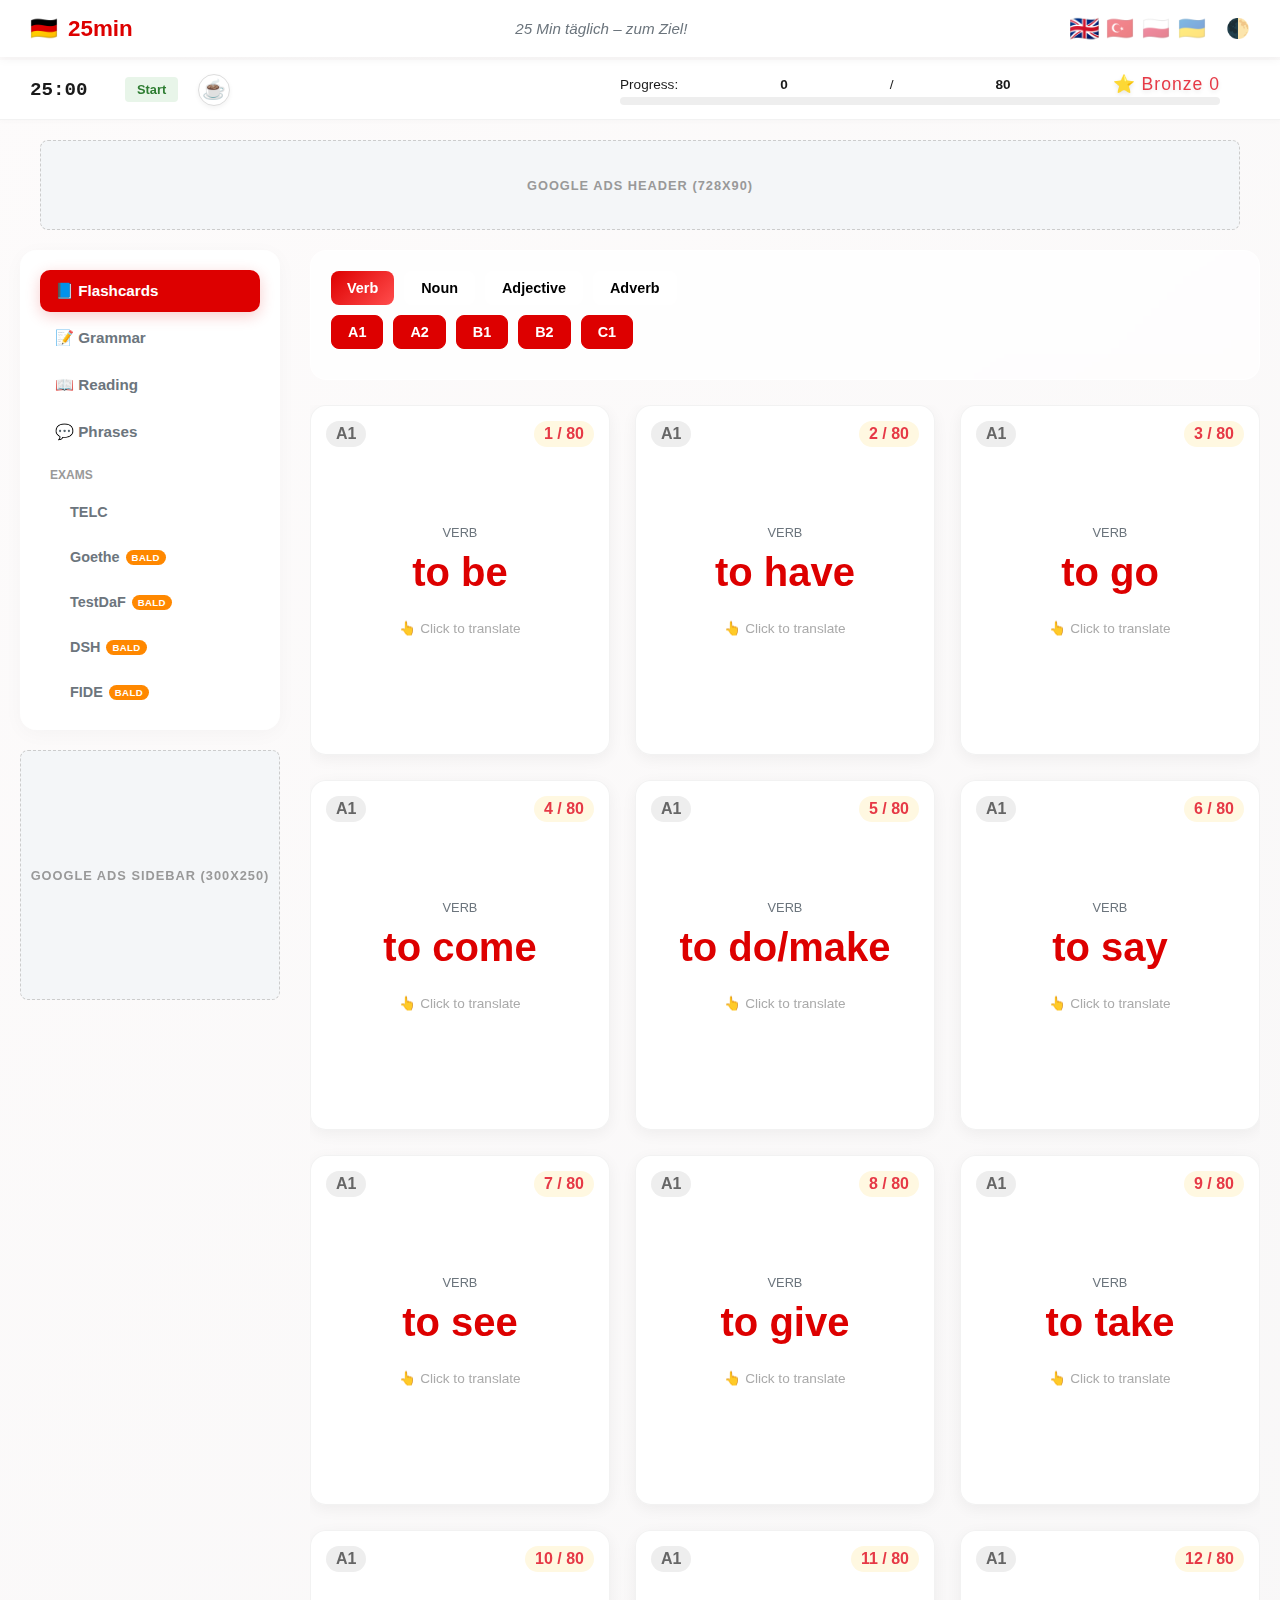
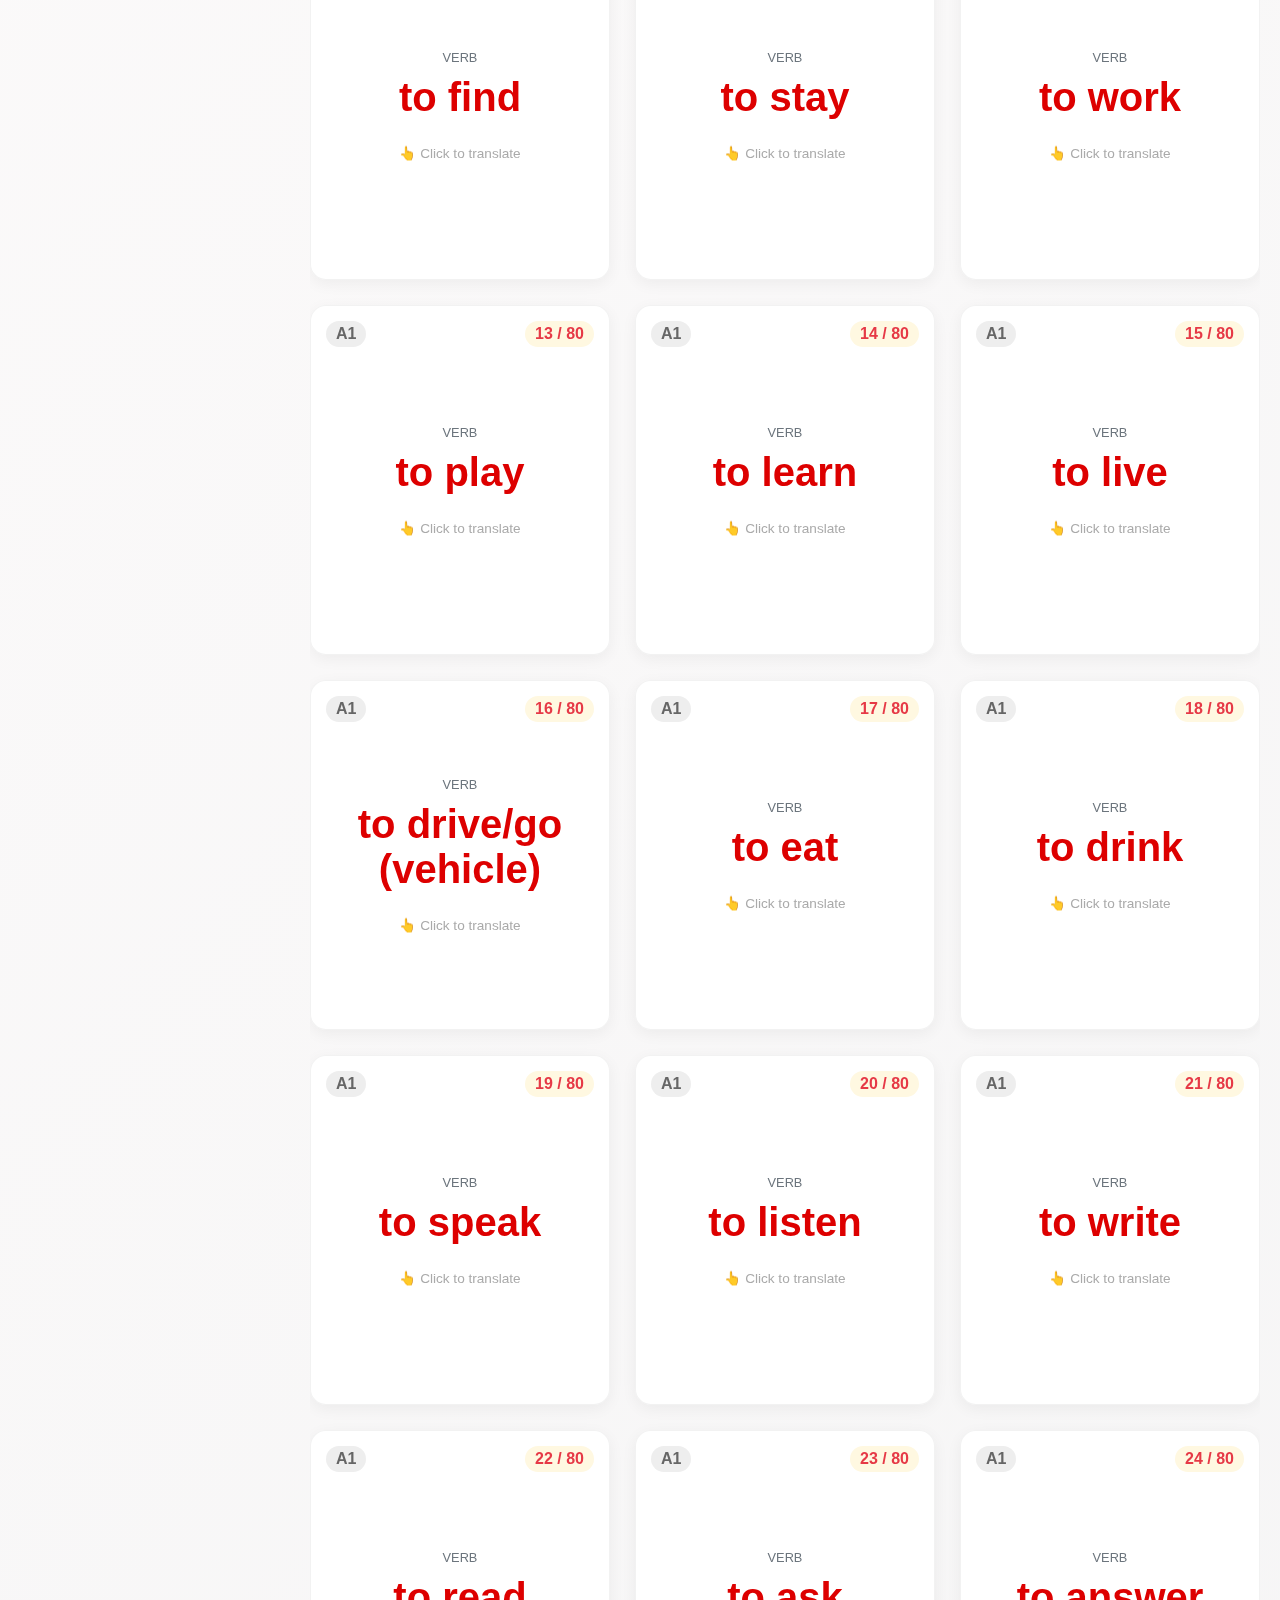
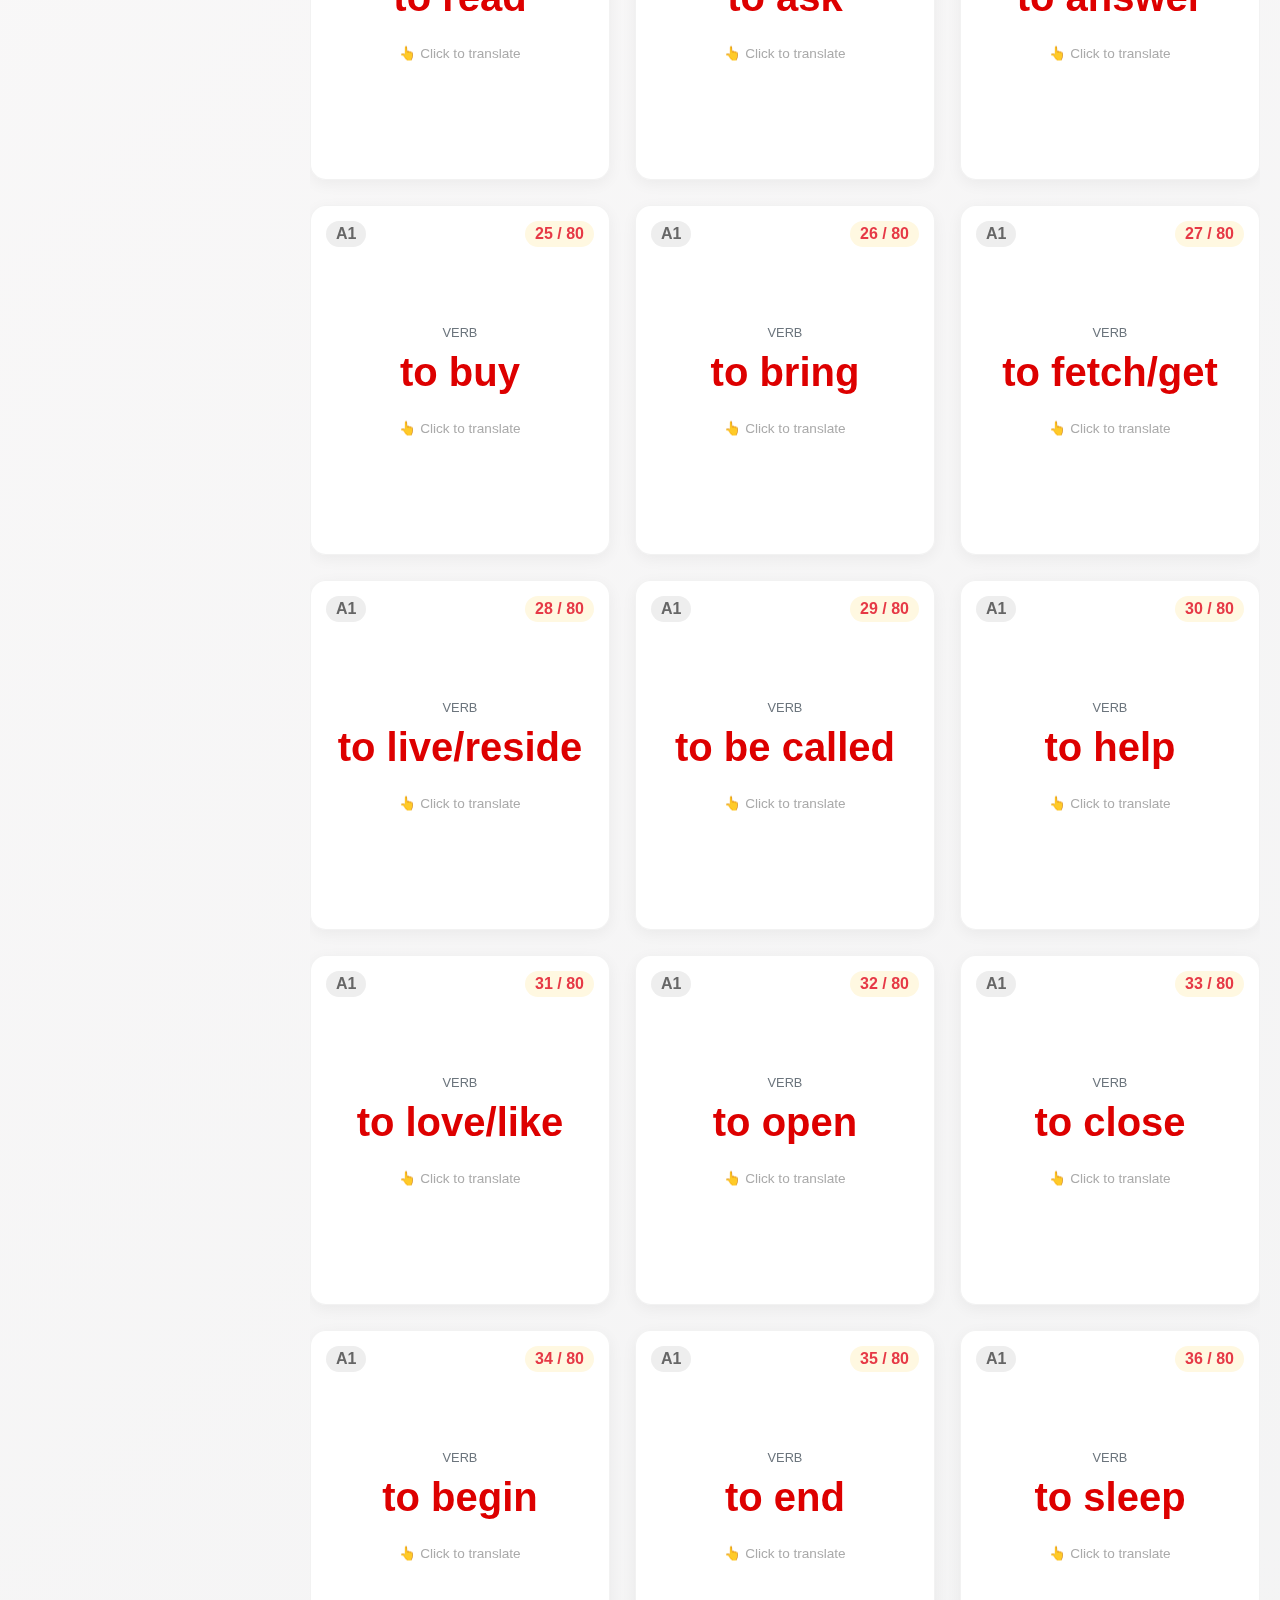
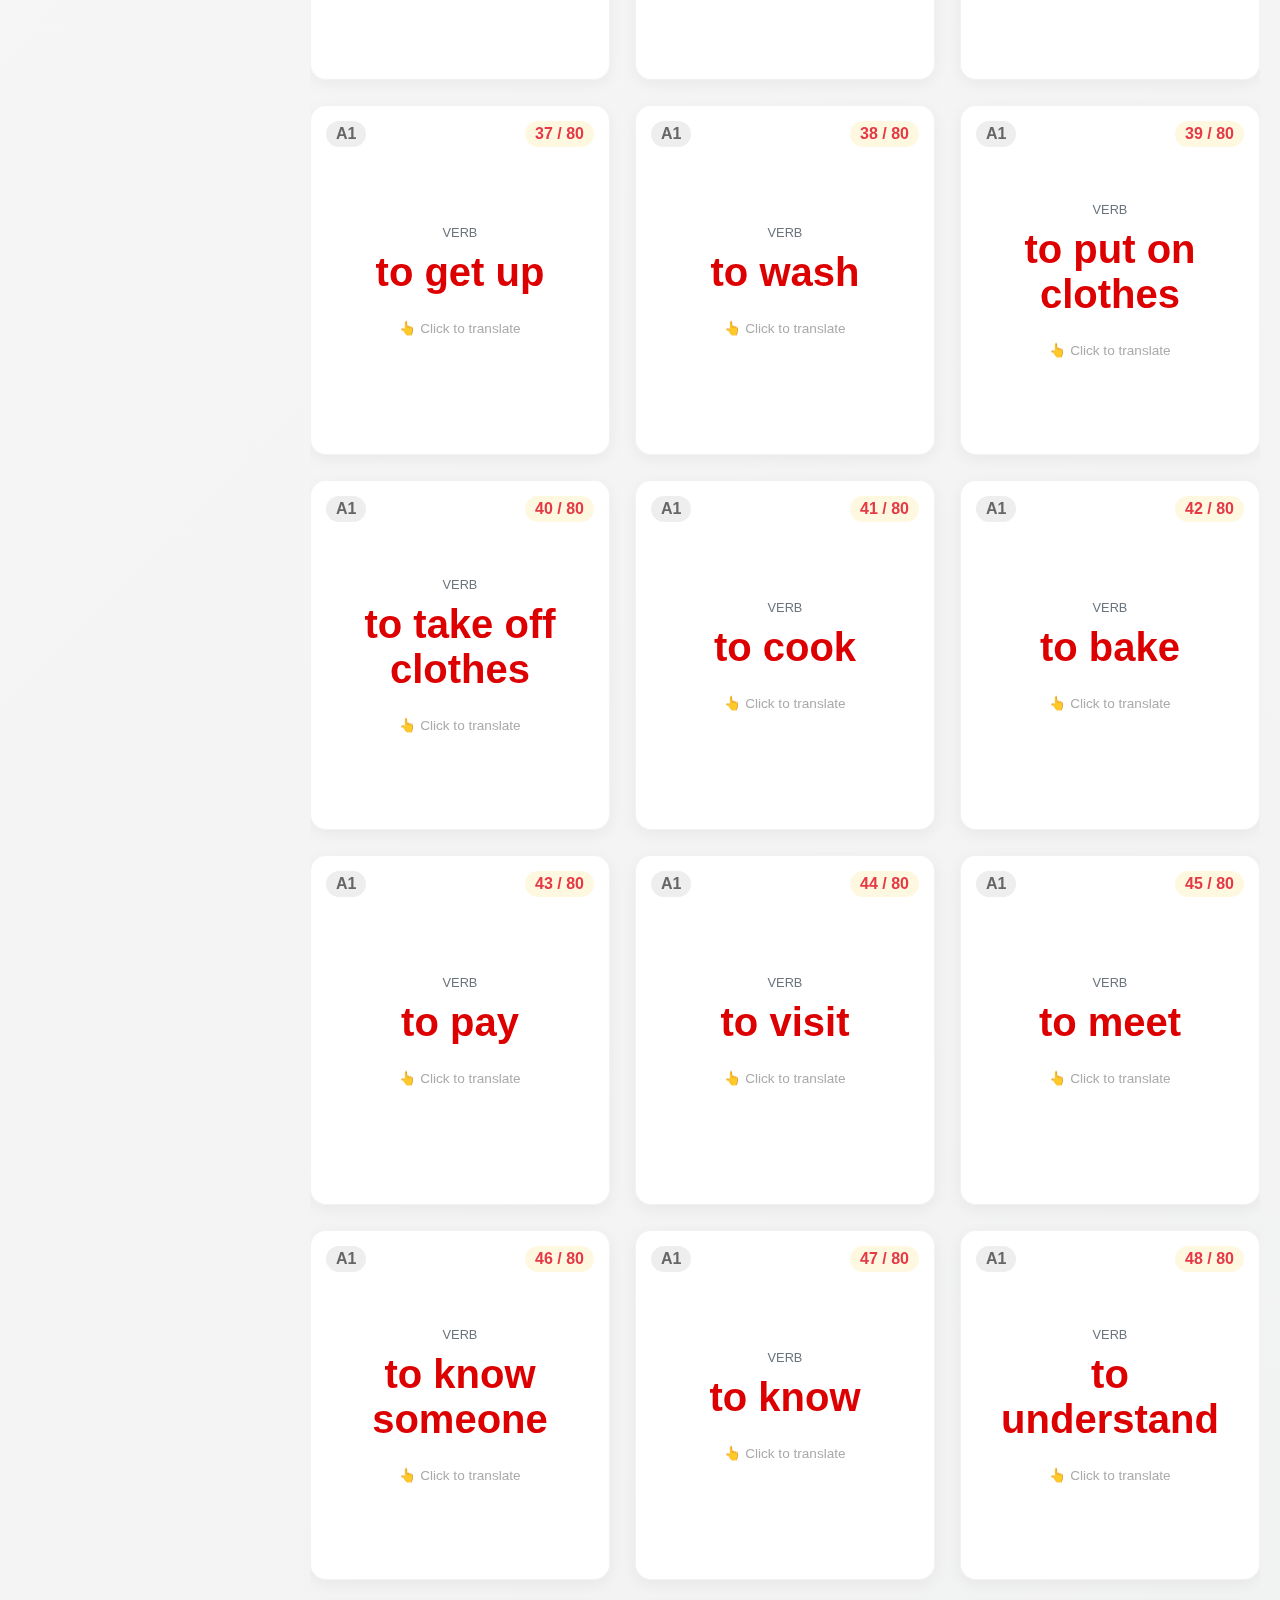
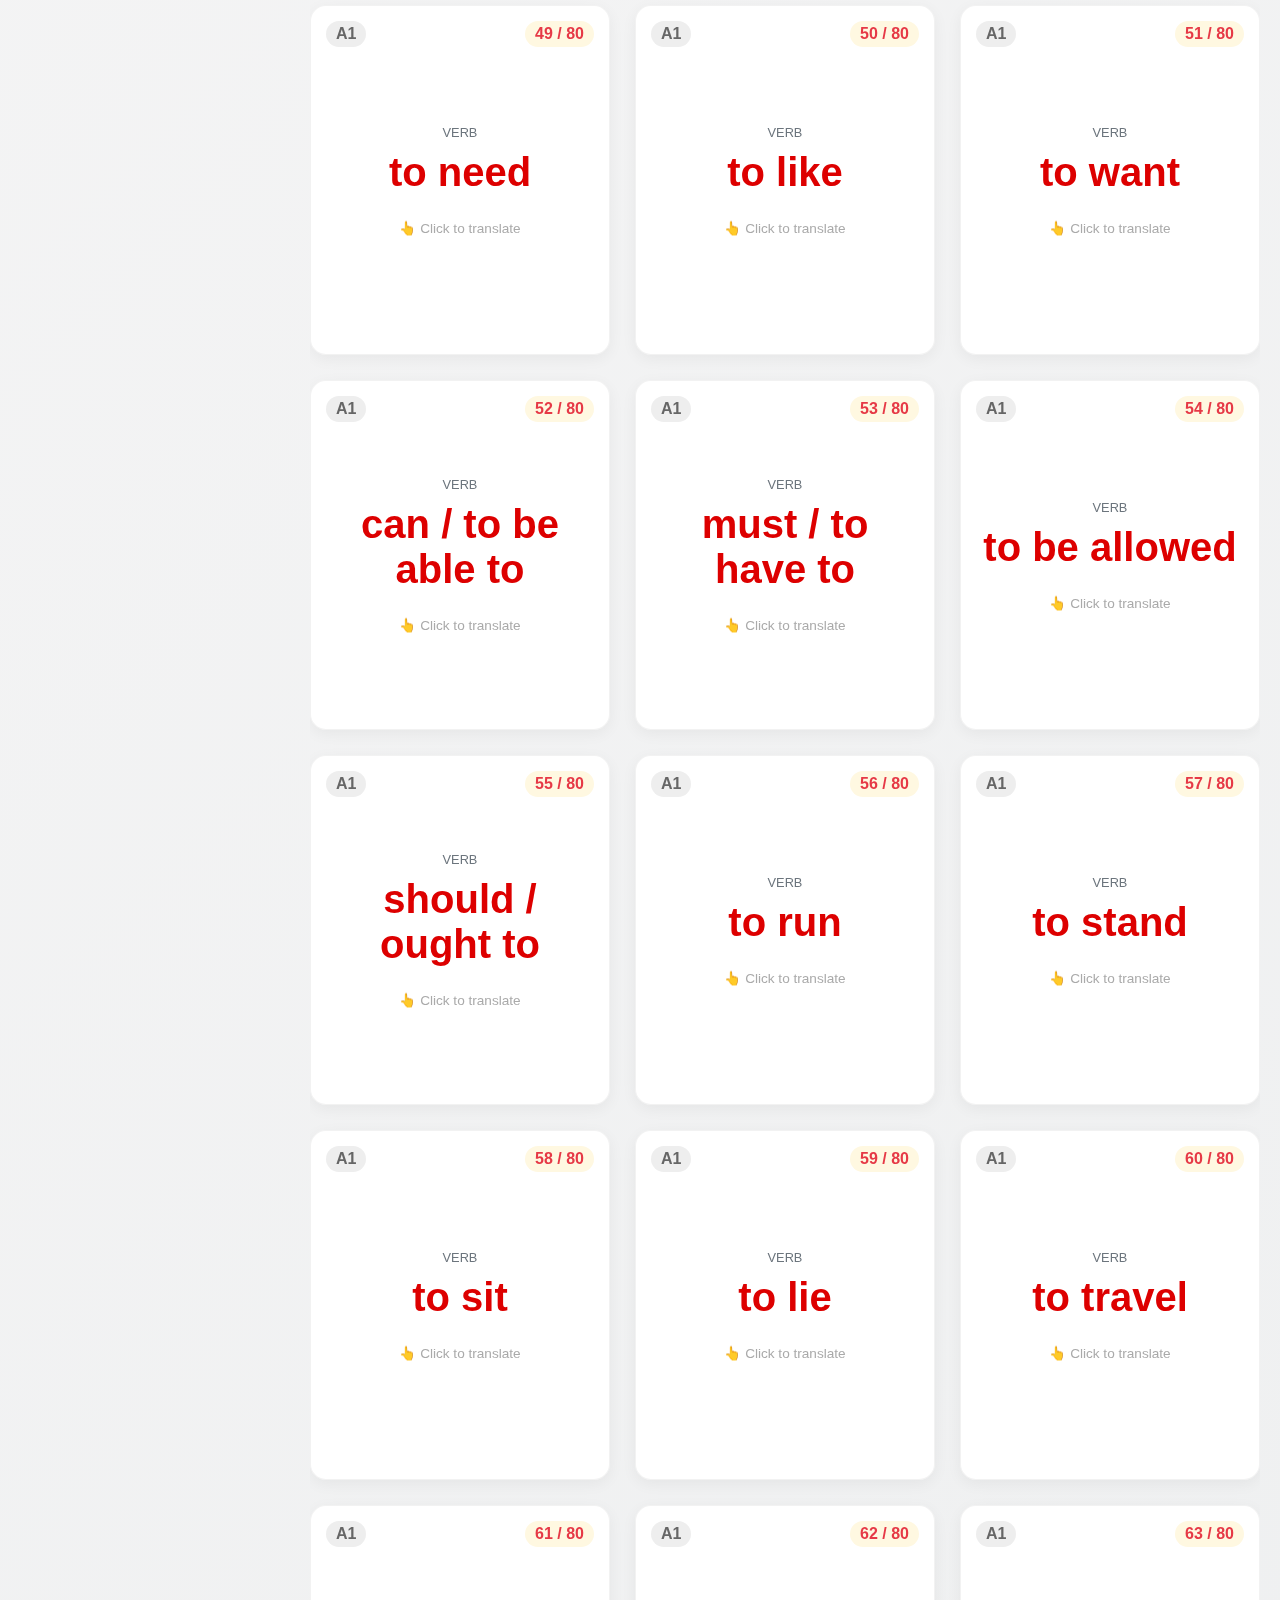
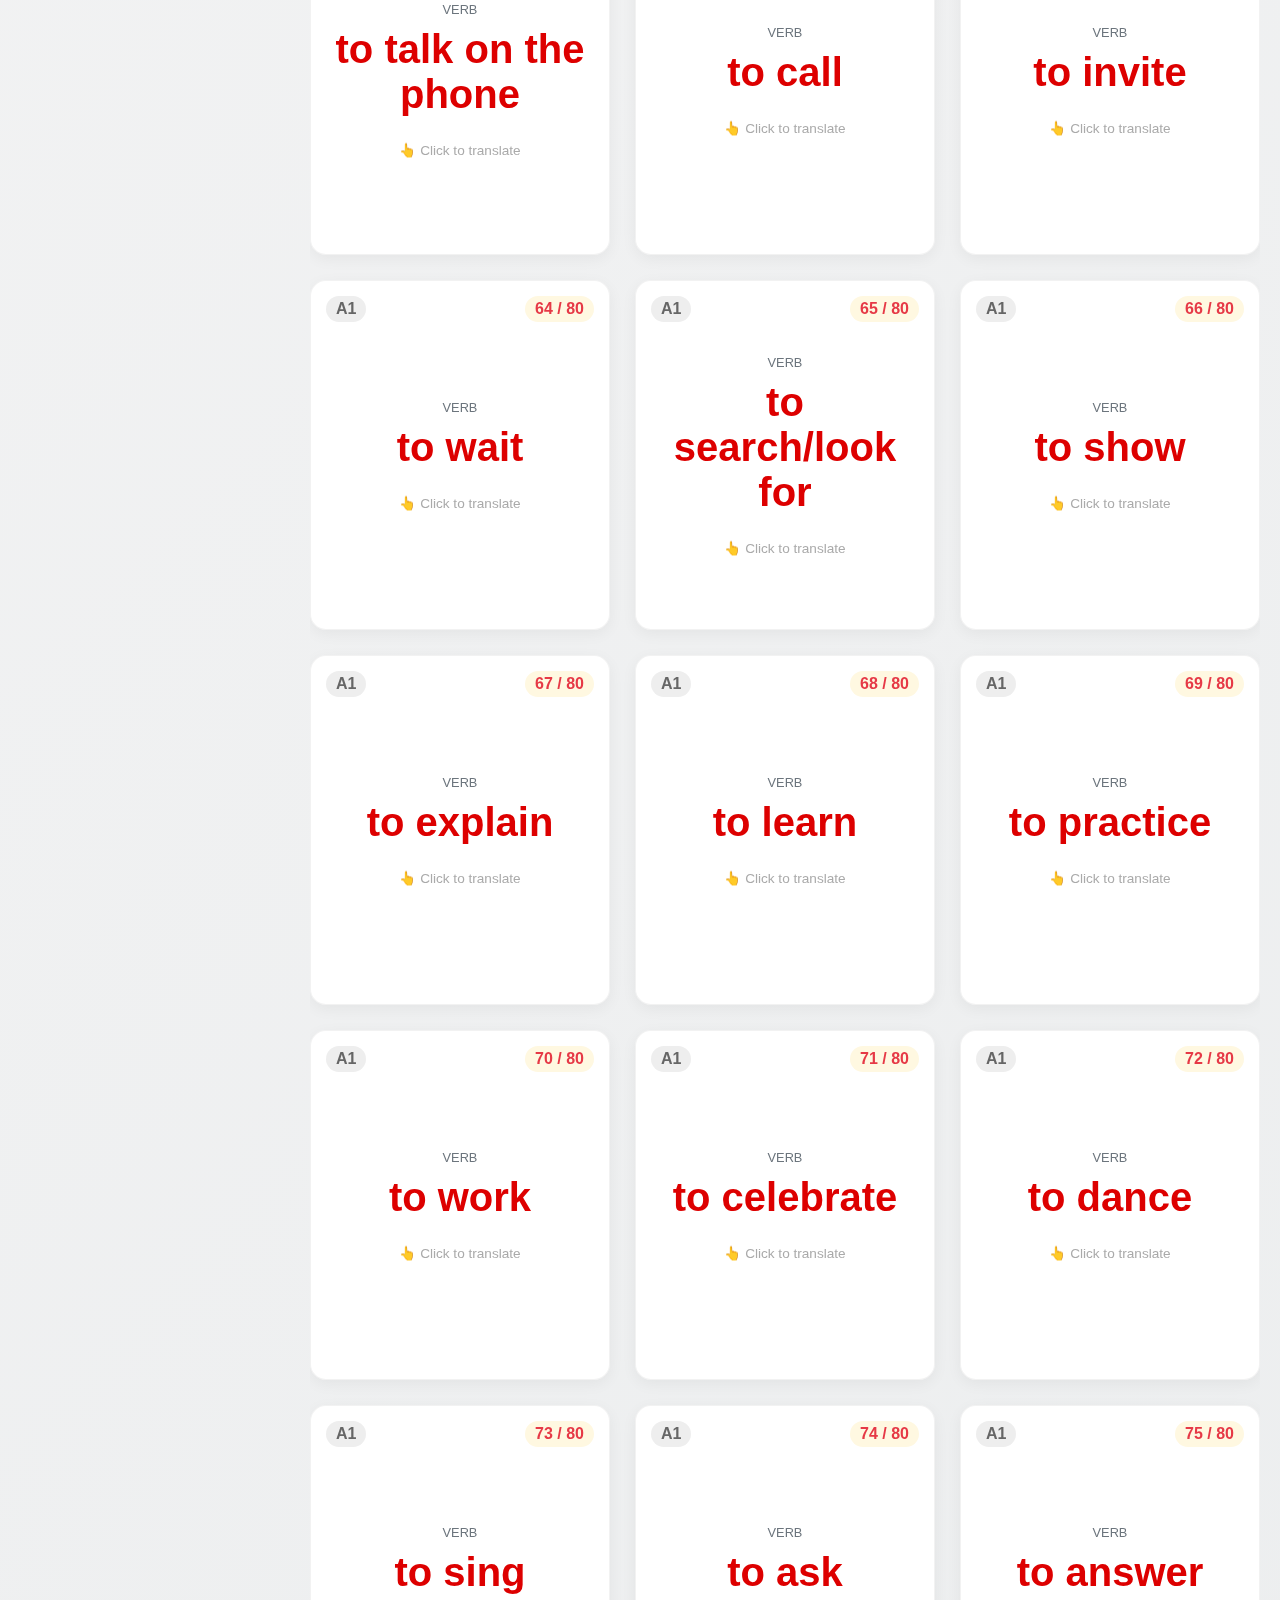
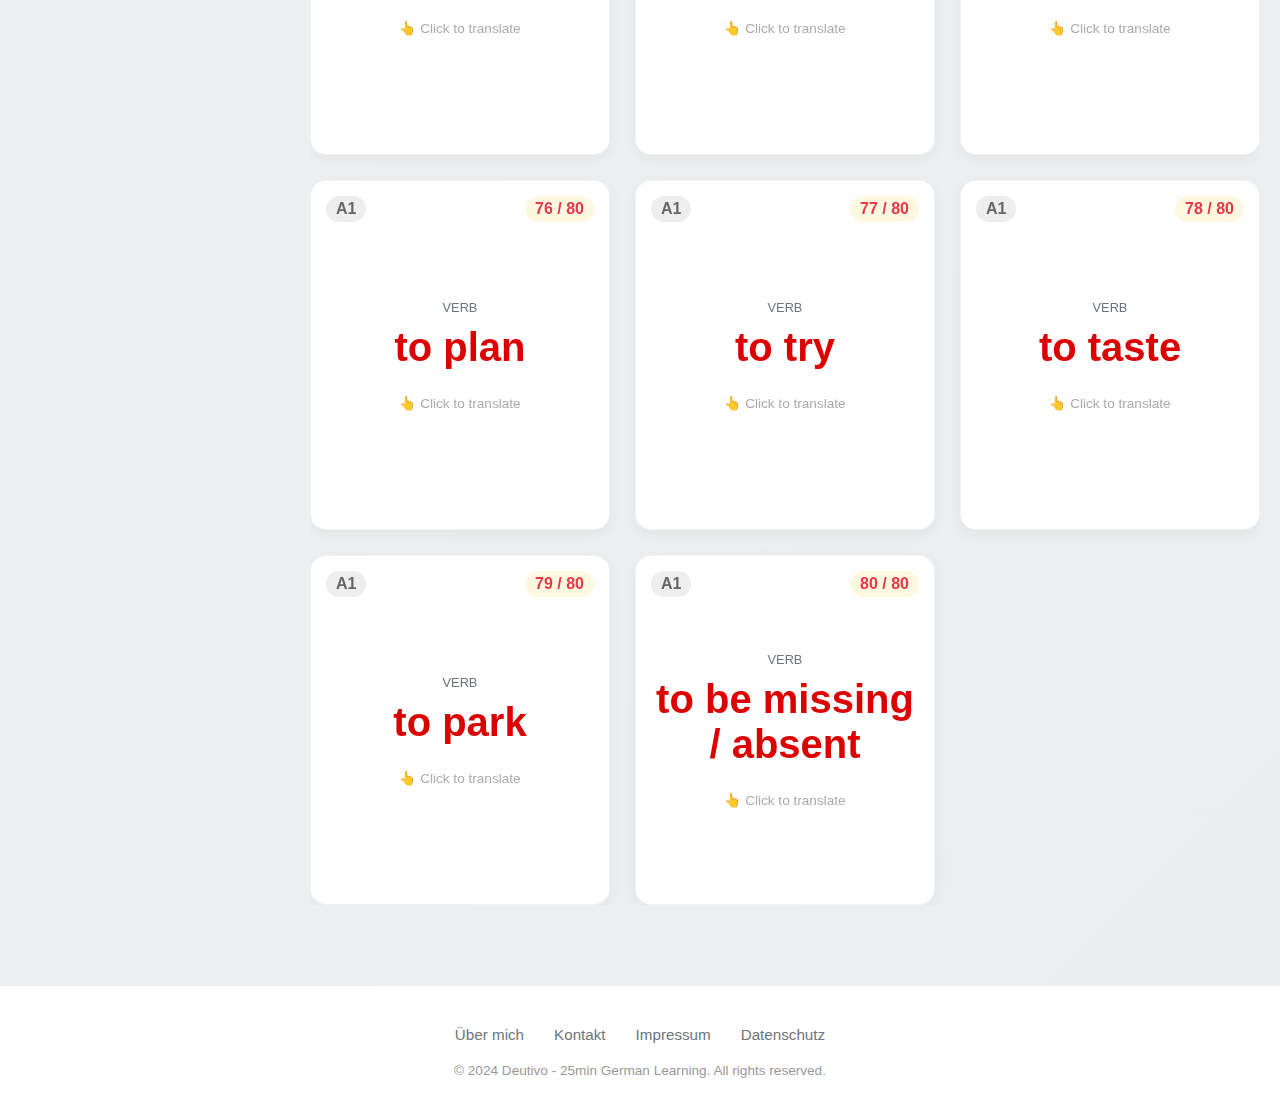
<file: index.html>
<!doctype html>
<html lang="en">

<head>
  <meta charset="UTF-8" />
  <meta name="viewport" content="width=device-width, initial-scale=1.0" />
  <title>Deutsch 25min - German Learning Platform</title>
  <meta name="description"
    content="Learn German with interactive flashcards and reading practice. Improve vocabulary, strengthen comprehension skills, and prepare for TELC, FIDE, Goethe, TestDaF, and DSH exams with structured lessons designed for real exam success.">

  <script async src="https://pagead2.googlesyndication.com/pagead/js/adsbygoogle.js?client=ca-pub-5904569199486881"
    crossorigin="anonymous"></script>

  <!-- SEO & Performance -->
  <link rel="preconnect" href="https://cdnjs.cloudflare.com" crossorigin />
  <link rel="dns-prefetch" href="https://cdnjs.cloudflare.com" />

  <!-- Prioritize Critical Scripts -->
  <link rel="preload" href="app.min.js" as="script">
  <link rel="preload" href="style.min.css" as="style">

  <link rel="preload" href="https://cdnjs.cloudflare.com/ajax/libs/font-awesome/6.0.0/css/all.min.css" as="style"
    onload="this.onload=null;this.rel='stylesheet'" fetchpriority="low" />
  <noscript>
    <link rel="stylesheet" href="https://cdnjs.cloudflare.com/ajax/libs/font-awesome/6.0.0/css/all.min.css">
  </noscript>
  <style>
    /* CRITICAL CSS */
    :root {
      --primary: #ffc107;
      --secondary: #dd0000;
      --dark: #1a1a1a;
      --light: #f8f9fa;
      --white: #ffffff;
      --gray: #6c757d;
      --glass-bg: rgba(255, 255, 255, 0.7);
      --glass-border: rgba(255, 255, 255, 0.6);
      --gradient-bg: linear-gradient(135deg, #fdfbfb 0%, #ebedee 100%);
      --success: #28a745;
      --card-w: 300px;
      --card-h: 350px;
      --card-bg: #ffffff;
      --border: #e9ecef;
    }

    .coming-soon-badge {
      display: inline-block;
      font-size: 0.6rem;
      font-weight: 700;
      letter-spacing: 0.04em;
      color: #fff;
      background: #ff8800;
      border-radius: 99px;
      padding: 2px 6px;
      margin-left: 6px;
      vertical-align: middle;
      text-transform: uppercase;
    }

    * {
      box-sizing: border-box;
      margin: 0;
      padding: 0;
      font-family: "Segoe UI", Roboto, Helvetica, Arial, sans-serif;
      font-display: swap;
    }

    body {
      background: var(--gradient-bg);
      color: var(--dark);
      min-height: 100vh;
      padding-top: 130px;
    }

    header {
      background: var(--white);
      padding: 15px 30px;
      display: flex;
      justify-content: space-between;
      align-items: center;
      box-shadow: 0 2px 10px rgba(0, 0, 0, 0.05);
      position: fixed;
      top: 0;
      left: 0;
      width: 100%;
      z-index: 1000;
      gap: 20px;
    }

    .slogan {
      font-size: 0.95rem;
      font-weight: 500;
      color: var(--gray);
      font-style: italic;
      flex: 1;
      text-align: center;
    }

    .status-bar {
      background: var(--white);
      height: 60px;
      display: flex;
      align-items: center;
      justify-content: space-between;
      padding: 0 30px;
      border-bottom: 1px solid rgba(0, 0, 0, 0.05);
      position: fixed;
      top: 60px;
      left: 0;
      width: 100%;
      z-index: 999;
    }

    .app-container {
      display: flex;
      max-width: 1400px;
      margin: 0 auto;
      padding: 0 20px 20px 20px;
      gap: 30px;
    }

    .sidebar {
      width: 260px;
      flex-shrink: 0;
      position: sticky;
      top: 140px;
      height: calc(100vh - 150px);
      display: flex;
      flex-direction: column;
    }

    .nav-menu {
      background: var(--white);
      padding: 20px;
      border-radius: 16px;
      box-shadow: 0 4px 20px rgba(0, 0, 0, 0.03);
      flex: 1;
      display: flex;
      flex-direction: column;
      gap: 5px;
    }

    .section {
      display: none;
    }

    .section.active {
      display: block;
    }

    .mobile-menu-btn {
      display: none;
      font-size: 1.5rem;
      background: none;
      color: var(--dark);
      padding: 5px;
    }

    @media (max-width: 768px) {
      body {
        padding-top: 60px !important;
      }

      header {
        padding: 15px;
      }

      .slogan {
        display: none;
      }

      .status-bar {
        position: relative;
        top: 0;
        flex-direction: column;
        height: auto;
        padding: 15px;
      }

      .sidebar {
        display: none;
      }

      .app-container {
        padding-top: 20px !important;
      }

      .header-right {
        order: 2;
        gap: 10px;
      }

      .lang-flags {
        gap: 5px;
      }

      .flag-btn {
        font-size: 1.1rem;
      }

      .mobile-menu-btn {
        display: block;
      }
    }
  </style>
  <link rel="stylesheet" href="style.min.css" media="print" onload="this.media='all'" />
  <noscript>
    <link rel="stylesheet" href="style.min.css">
  </noscript>
</head>

<body>
  <header>
    <div class="logo">🇩🇪 <span>25min</span></div>
    <div class="slogan">25 Min täglich – zum Ziel!</div>

    <div class="header-right">
      <div class="lang-flags">
        <button class="flag-btn active" onclick="setLanguage('en')">🇬🇧</button>
        <button class="flag-btn" onclick="setLanguage('tr')">🇹🇷</button>
        <button class="flag-btn" onclick="setLanguage('pl')">🇵🇱</button>
        <button class="flag-btn" onclick="setLanguage('ua')">🇺🇦</button>
      </div>
      <button class="theme-toggle" onclick="toggleTheme()">🌓</button>
      <button class="mobile-menu-btn" onclick="toggleMobileMenu()">☰</button>
    </div>
  </header>

  <div id="sidebarOverlay" onclick="toggleMobileMenu()"></div>

  <!-- STATUS BAR -->
  <div class="status-bar">
    <div class="timer-section">
      <div class="timer-display" id="timerDisplay">00:00:00</div>
      <button class="btn-timer-toggle" id="timerToggleBtn" onclick="toggleTimer()">
        <span data-i18n="start"> Start</span>
      </button>
      <button class="btn-timer-coffee" onclick="startBreak()" title="5 Min Break">☕</button>

    </div>

    <div class="progress-section">
      <div class="progress-info">
        <span id="welcomeContainer" style="display: none"><span class="welcome-msg" id="welcomeText"></span> |
        </span>
        <span data-i18n="progress">Progress:</span>
        <strong id="learnedCount">0</strong> / <strong id="goalCount">50</strong>
        <span class="stars-display" id="starsDisplay">⭐ <span id="rankName">Bronze</span> 0</span>
        <!-- <span data-i18n="words">Kelime</span> -->
        <!-- <span class="stars-display stars-display-desktop" id="starsDisplay">⭐ 0.0</span> -->
      </div>
      <div class="progress-track">
        <div class="progress-fill" id="progressBar"></div>
      </div>
    </div>
  </div>

  <!-- HEADER AD BANNER -->
  <div class="ad-space ad-header-banner">Google Ads Header (728x90)</div>

  <div class="app-container">
    <!-- SIDEBAR (UPDATED WITH EXAM SUB ITEMS) -->
    <aside class="sidebar">
      <nav class="nav-menu">
        <div class="nav-item active" onclick="switchTab('vocabulary', this)" data-i18n="vocab">
          📘 Flashcards
        </div>
        <div class="nav-item" onclick="switchTab('grammar', this)" data-i18n="grammar">
          📝 Grammar
        </div>
        <div class="nav-item" onclick="switchTab('reading', this)" data-i18n="reading">
          📖 Reading
        </div>
        <div class="nav-item" onclick="switchTab('phrases', this)" data-i18n="phrases">
          💬 Phrases
        </div>

        <!-- Exam Group -->
        <div class="nav-group-title" data-i18n="exam">Exams</div>
        <div class="nav-item nav-sub-item" onclick="openExam('TELC', this)">
          TELC
        </div>
        <div class="nav-item nav-sub-item" onclick="openComingSoon('Goethe', this)">
          Goethe <span class="coming-soon-badge" data-i18n="comingSoonBadge">BALD</span>
        </div>
        <div class="nav-item nav-sub-item" onclick="openComingSoon('TestDaF', this)">
          TestDaF <span class="coming-soon-badge" data-i18n="comingSoonBadge">BALD</span>
        </div>
        <div class="nav-item nav-sub-item" onclick="openComingSoon('DSH', this)">
          DSH <span class="coming-soon-badge" data-i18n="comingSoonBadge">BALD</span>
        </div>
        <div class="nav-item nav-sub-item" onclick="openComingSoon('FIDE', this)">
          FIDE <span class="coming-soon-badge" data-i18n="comingSoonBadge">BALD</span>
        </div>
      </nav>
      <!-- SIDEBAR AD -->
      <div class="ad-space ad-sidebar-rect">Google Ads Sidebar (300x250)</div>
    </aside>

    <!-- MAIN CONTENT -->
    <main class="main-content">
      <!-- VOCABULARY -->
      <section id="vocabulary" class="section active">
        <div class="filter-container">
          <div class="filter-row">
            <button class="glass-btn type-active" onclick="setFilter('type', 'verb', this)" data-i18n="verb">
              Verb
            </button>
            <button class="glass-btn" onclick="setFilter('type', 'noun', this)" data-i18n="noun">
              Noun
            </button>
            <button class="glass-btn" onclick="setFilter('type', 'adjective', this)" data-i18n="adj">
              Adjective
            </button>
            <button class="glass-btn" onclick="setFilter('type', 'adverb', this)" data-i18n="adv">
              Adverb
            </button>
          </div>
          <div class="filter-row">
            <button class="glass-btn active" onclick="setFilter('level', 'A1', this)">
              A1
            </button>
            <button class="glass-btn active" onclick="setFilter('level', 'A2', this)">
              A2
            </button>
            <button class="glass-btn active" onclick="setFilter('level', 'B1', this)">
              B1
            </button>
            <button class="glass-btn active" onclick="setFilter('level', 'B2', this)">
              B2
            </button>
            <button class="glass-btn active" onclick="setFilter('level', 'C1', this)">
              C1
            </button>
          </div>
        </div>

        <div id="flashcardsGrid" class="flashcards-grid">
          <!-- JS Renders Cards Here -->
        </div>
        <div class="mobile-flashcard-controls">
          <button class="arrow-btn" onclick="prevFlashcard()">⬅</button>
          <button class="arrow-btn" onclick="nextFlashcard()">➡</button>
        </div>
      </section>

      <!-- GRAMMAR (ACCORDION STYLE) -->
      <section id="grammar" class="section">
        <!-- Section Progress Bar -->
        <div class="section-progress-container">
          <div class="section-progress-info">
            <span>İlerleme: <strong id="grammarProgressCount">0 / 0</strong></span>
          </div>
          <div class="section-progress-track">
            <div class="section-progress-fill" id="grammarProgressBar"></div>
          </div>
        </div>

        <div class="filter-container">
          <div class="filter-row">
            <button class="glass-btn active" onclick="setGrammarFilter('A1', this)">
              A1
            </button>
            <button class="glass-btn" onclick="setGrammarFilter('A2', this)">
              A2
            </button>
            <button class="glass-btn" onclick="setGrammarFilter('B1', this)">
              B1
            </button>
            <button class="glass-btn" onclick="setGrammarFilter('B2', this)">
              B2
            </button>
            <button class="glass-btn" onclick="setGrammarFilter('C1', this)">
              C1
            </button>
          </div>
        </div>

        <div id="grammarList" class="grammar-list">
          <!-- JS Renders Accordion Items Here -->
        </div>
      </section>

      <!-- PHRASES -->
      <section id="phrases" class="section">
        <div class="filter-container">
          <div id="phrasesTopicFilter" class="filter-row" style="flex-wrap: wrap; justify-content: center; gap: 8px;">
            <!-- Topics will be injected here via JS -->
          </div>
        </div>

        <div id="phrasesContainer" class="phrases-grid"></div>
      </section>

      <!-- READING -->
      <section id="reading" class="section">
        <!-- Section Progress Bar -->
        <div class="section-progress-container">
          <div class="section-progress-info">
            <span>İlerleme: <strong id="readingProgressCount">0 / 0</strong></span>
          </div>
          <div class="section-progress-track">
            <div class="section-progress-fill" id="readingProgressBar"></div>
          </div>
        </div>

        <div class="filter-container">
          <div class="filter-row">
            <button class="glass-btn active" onclick="setReadingFilter('A1', this)">
              A1
            </button>
            <button class="glass-btn" onclick="setReadingFilter('A2', this)">
              A2
            </button>
            <button class="glass-btn" onclick="setReadingFilter('B1', this)">
              B1
            </button>
            <button class="glass-btn" onclick="setReadingFilter('B2', this)">
              B2
            </button>
          </div>
        </div>
        <div id="readingContainer"></div>
      </section>

      <!-- EXAM (UPDATED TO SHOW LEVELS, NOT TYPE TABS) -->
      <section id="exam" class="section">
        <div class="filter-container">
          <div class="filter-row">
            <button class="glass-btn active" onclick="setExamLevel('A1', this)">
              A1
            </button>
            <button class="glass-btn" onclick="setExamLevel('A2', this)">
              A2
            </button>
            <button class="glass-btn" onclick="setExamLevel('B1', this)">
              B1
            </button>
            <button class="glass-btn" onclick="setExamLevel('B2', this)">
              B2
            </button>
            <button class="glass-btn" onclick="setExamLevel('C1', this)">
              C1
            </button>
          </div>
        </div>
        <!-- Exam Categories (Sub-tabs) -->
        <div class="filter-container" id="examCategories" style="display:none; margin-top:10px;">
          <div class="filter-row">
            <button class="glass-btn active" onclick="setExamCategory('Brief', this)">Brief</button>
            <button class="glass-btn" onclick="setExamCategory('Lesen', this)">Lesen</button>
            <button class="glass-btn" onclick="setExamCategory('sprachbaustein', this)">Sprachbaustein</button>
          </div>
        </div>
        <div id="examContent"></div>
      </section>

      <!-- ADMIN PANEL -->
      <section id="admin" class="section">
        <div class="admin-wrapper">
          <div class="admin-tabs">
            <div class="admin-tab active" onclick="switchAdminTab('admin-words', this)" data-i18n="addWord">
              Kelime Ekle
            </div>
            <div class="admin-tab" onclick="switchAdminTab('admin-grammar', this)" data-i18n="addGrammar">
              Gramer Ekle
            </div>
            <div class="admin-tab" onclick="switchAdminTab('admin-phrases', this)" data-i18n="addPhrase">
              Kalıp Ekle
            </div>
            <div class="admin-tab" onclick="switchAdminTab('admin-exam', this)" data-i18n="addExam">
              Soru Ekle
            </div>
          </div>

          <!-- Tab 1: Words -->
          <div id="admin-words" class="admin-content active">
            <h3 data-i18n="newWord">Yeni Kelime Ekle</h3>
            <div class="form-grid" style="margin-top: 15px">
              <div class="form-group">
                <label data-i18n="lblGerman">Almanca</label><input type="text" id="aw_de" class="form-control" />
              </div>
              <div class="form-group">
                <label data-i18n="lblType">Tür</label><select id="aw_type" class="form-control"
                  onchange="toggleWordInputs()">
                  <option value="verb">Verb</option>
                  <option value="noun">Noun</option>
                  <option value="adjective">Adjective</option>
                  <option value="adverb">Adverb</option>
                </select>
              </div>
              <div class="form-group">
                <label data-i18n="lblTurkish">Türkçe</label><input type="text" id="aw_tr" class="form-control" />
              </div>
              <div class="form-group">
                <label>English</label><input type="text" id="aw_en" class="form-control" />
              </div>
              <div class="form-group">
                <label>Polski</label><input type="text" id="aw_pl" class="form-control" />
              </div>
              <div class="form-group">
                <label>Українська</label><input type="text" id="aw_ua" class="form-control" />
              </div>
              <div class="form-group">
                <label data-i18n="lblLevel">Seviye</label><select id="aw_level" class="form-control">
                  <option>A1</option>
                  <option>A2</option>
                  <option>B1</option>
                  <option>B2</option>
                </select>
              </div>
              <div id="group-verb" class="form-group">
                <label data-i18n="lblPerfekt">Perfekt (haben/sein)</label><select id="aw_aux" class="form-control">
                  <option>haben</option>
                  <option>sein</option>
                </select>
              </div>
              <div id="group-verb-sent" class="form-group">
                <label data-i18n="lblPerfektSent">Perfekt Cümle</label><input type="text" id="aw_ex2"
                  class="form-control" />
              </div>
              <div id="group-syn" class="form-group hidden">
                <label>Eş Anlamlı (Synonym)</label><input type="text" id="aw_syn" class="form-control" />
              </div>
              <div class="form-group">
                <label data-i18n="lblPresent">Present Cümle</label><input type="text" id="aw_ex1"
                  class="form-control" />
              </div>
              <button class="btn-submit" onclick="adminAdd('word')" data-i18n="save">
                KAYDET
              </button>
            </div>
          </div>

          <!-- Tab 2: Grammar -->
          <div id="admin-grammar" class="admin-content">
            <h3 data-i18n="newGrammar">Gramer Konusu Ekle</h3>
            <div class="form-grid" style="margin-top: 15px">
              <div class="form-group">
                <label data-i18n="lblTitle">Konu Başlığı</label><input type="text" id="ag_title" class="form-control" />
              </div>
              <div class="form-group">
                <label data-i18n="lblLevel">Seviye</label><select id="ag_level" class="form-control">
                  <option>A1</option>
                  <option>A2</option>
                  <option>B1</option>
                  <option>B2</option>
                  <option>C1</option>
                </select>
              </div>
              <div class="form-group" style="grid-column: 1/-1">
                <label data-i18n="lblDesc">Açıklama</label><textarea id="ag_content" class="form-control"
                  rows="3"></textarea>
              </div>
              <button class="btn-submit" onclick="adminAdd('grammar')" data-i18n="save">
                KAYDET
              </button>
            </div>
          </div>

          <!-- Tab 3: Phrases -->
          <div id="admin-phrases" class="admin-content">
            <h3 data-i18n="newPhrase">Kalıp Ekle</h3>
            <div class="form-grid" style="margin-top: 15px">
              <div class="form-group">
                <label data-i18n="lblGerman">Almanca</label><input type="text" id="ap_de" class="form-control" />
              </div>
              <div class="form-group">
                <label data-i18n="lblTurkish">Türkçe</label><input type="text" id="ap_tr" class="form-control" />
              </div>
              <div class="form-group">
                <label data-i18n="lblType">Tipi (Formal/Informal)</label><input type="text" id="ap_type"
                  class="form-control" />
              </div>
              <button class="btn-submit" onclick="adminAdd('phrase')" data-i18n="save">
                KAYDET
              </button>
            </div>
          </div>

          <!-- Tab 4: Exam -->
          <div id="admin-exam" class="admin-content">
            <h3 data-i18n="newExam">Sınav Sorusu Ekle</h3>
            <div class="form-grid" style="margin-top: 15px">
              <div class="form-group" style="grid-column: 1/-1">
                <label data-i18n="lblExamType">Sınav Türü</label><select id="ae_type" class="form-control">
                  <option>TELC</option>
                  <option>Goethe</option>
                  <option>TestDaF</option>
                  <option>DSH</option>
                  <option>FIDE</option>
                </select>
              </div>
              <div class="form-group" style="grid-column: 1/-1">
                <label data-i18n="lblQuestion">Soru</label><input type="text" id="ae_q" class="form-control" />
              </div>
              <div class="form-group">
                <label data-i18n="lblOptA">Seçenek A</label><input type="text" id="ae_op1" class="form-control" />
              </div>
              <div class="form-group">
                <label data-i18n="lblOptB">Seçenek B</label><input type="text" id="ae_op2" class="form-control" />
              </div>
              <div class="form-group">
                <label data-i18n="lblOptC">Seçenek C</label><input type="text" id="ae_op3" class="form-control" />
              </div>
              <div class="form-group">
                <label data-i18n="lblOptD">Seçenek D</label><input type="text" id="ae_op4" class="form-control" />
              </div>
              <div class="form-group">
                <label data-i18n="lblCorrect">Doğru Cevap (0-3)</label><input type="number" id="ae_ans"
                  class="form-control" min="0" max="3" />
              </div>
              <button class="btn-submit" onclick="adminAdd('exam')" data-i18n="save">
                KAYDET
              </button>
            </div>
          </div>
        </div>
      </section>

      <!-- ABOUT ME SECTION -->
      <section id="about" class="section">
        <div class="legal-card">
          <h2 data-i18n="aboutTitle">Über mich / Über Deutivo</h2>
          <div class="legal-content">
            <p><strong>Hallo, ich bin Ferdi Ates.</strong></p>
            <p>Sprachen sind seit über 20 Jahren ein zentraler Bestandteil meines Lebens. Im Laufe dieser Zeit habe ich
              nicht nur verschiedene Lernmethoden ausprobiert, sondern auch meine eigenen Strategien entwickelt. Heute
              spreche ich vier Sprachen und weiss aus eigener Erfahrung, welche Methoden wirklich funktionieren – und
              welche nicht.</p>

            <p>Diese Website wurde mit einem klaren Ziel entwickelt: <strong>Deutschlernen so effizient, strukturiert
                und nachhaltig wie möglich zu gestalten.</strong></p>

            <h3>Meine Methode</h3>
            <p>Das gesamte Konzept dieser Plattform basiert auf bewährten Lernprinzipien und meiner persönlichen
              20-jährigen Sprachlernerfahrung.</p>
            <p>Ein zentraler Bestandteil ist die <strong>25-Minuten-Lerneinheit nach der Pomodoro-Technik</strong>.
              Diese Methode gehört zu den weltweit am häufigsten verwendeten Zeitmanagement-Techniken. Durch
              fokussiertes Lernen in klar definierten Zeitblöcken wird:</p>
            <ul>
              <li><i class="fas fa-check-circle" style="color:var(--success); margin-right:8px;"></i> die Konzentration
                erhöht</li>
              <li><i class="fas fa-check-circle" style="color:var(--success); margin-right:8px;"></i> mentale Ermüdung
                reduziert</li>
              <li><i class="fas fa-check-circle" style="color:var(--success); margin-right:8px;"></i> die
                Aufnahmefähigkeit verbessert</li>
              <li><i class="fas fa-check-circle" style="color:var(--success); margin-right:8px;"></i> langfristige
                Motivation gestärkt</li>
            </ul>
            <p>Regelmäßige, strukturierte 25-Minuten-Einheiten sind nachweislich effektiver als lange, unstrukturierte
              Lernphasen.</p>

            <h3>Warum diese Website anders ist</h3>
            <p>Diese Plattform ist nicht zufällig aufgebaut. Jeder Inhalt, jede Struktur und jedes Lernmodul wurde
              gezielt nach dem Prinzip des effizienten und nachhaltigen Lernens gestaltet.</p>
            <p>Sie finden hier:</p>
            <ul>
              <li><strong>klar strukturierte Grammatik</strong></li>
              <li><strong>systematisch aufgebauten Wortschatz</strong></li>
              <li><strong>praxisnahe Lesetexte</strong></li>
              <li><strong>effektive Übungen</strong></li>
            </ul>
            <p>Alles mit dem Ziel, Sie Schritt für Schritt sicherer in der deutschen Sprache zu machen.</p>

            <h3>Meine Philosophie</h3>
            <p><strong>Sprachenlernen ist kein Talent – es ist ein System.</strong> Mit der richtigen Methode,
              Kontinuität und täglich mindestens 25 Minuten Fokus können Sie enorme Fortschritte erzielen.</p>
            <p>Ich hoffe, dass Sie die Inhalte dieser Website genießen, motiviert bleiben und durch strukturiertes
              Lernen Ihre persönlichen Sprachziele erreichen.</p>
          </div>
        </div>
      </section>

      <!-- CONTACT SECTION -->
      <section id="contact" class="section">
        <div class="legal-card">
          <h2 data-i18n="contactTitle">Kontakt</h2>
          <div class="legal-content">
            <p>Sie haben Fragen, Anregungen oder möchten Feedback geben?<br>Ich freue mich über jede Nachricht.</p>
            <div class="contact-methods">
              <div class="contact-item">
                <i class="fas fa-envelope"></i>
                <div>
                  <strong>📧 E-Mail</strong><br>
                  <span>info@deutsch25min.com</span>
                </div>
              </div>
              <div class="contact-item" style="margin-top: 20px;">
                <i class="fas fa-map-marker-alt"></i>
                <div>
                  <strong>📍 Adresse</strong><br>
                  <span>
                    Ferdi Ates<br>
                    Stadtbachstrasse 15<br>
                    5400 Baden<br>
                    Schweiz
                  </span>
                </div>
              </div>
            </div>
            <p style="margin-top: 30px; font-style: italic;">Sie können mir jederzeit eine E-Mail senden. Ich bemühe
              mich, innerhalb von 48 Stunden zu antworten.</p>
          </div>
        </div>
      </section>

      <section id="imprint" class="section">
        <div class="legal-card">
          <h2 data-i18n="imprintTitle">Impressum</h2>
          <div class="legal-content">
            <p>Angaben gemäß Schweizer Recht.</p>

            <h3>Verantwortlich für den Inhalt dieser Website:</h3>
            <p>
              Ferdi Ates<br>
              Stadtbachstrasse 15<br>
              5400 Baden<br>
              Schweiz
            </p>
            <p>E-Mail: info@deutsch25min.com</p>

            <h3>Haftungsausschluss</h3>
            <p>Die Inhalte dieser Website wurden mit größtmöglicher Sorgfalt erstellt. Für die Richtigkeit,
              Vollständigkeit und Aktualität der Inhalte kann jedoch keine Gewähr übernommen werden.</p>

            <h3>Urheberrecht</h3>
            <p>Die auf dieser Website veröffentlichten Inhalte und Werke unterliegen dem Urheberrecht. Jede
              Vervielfältigung, Bearbeitung oder Verbreitung außerhalb der Grenzen des Urheberrechts bedarf der
              schriftlichen Zustimmung.</p>
          </div>
        </div>
      </section>

      <!-- PRIVACY SECTION -->
      <section id="privacy" class="section">
        <div class="legal-card">
          <h2 data-i18n="privacyTitle">Datenschutzerklärung</h2>
          <div class="legal-content">
            <p>Der Schutz Ihrer persönlichen Daten ist uns ein wichtiges Anliegen. Wir behandeln Ihre personenbezogenen
              Daten vertraulich und entsprechend den gesetzlichen Datenschutzvorschriften der Schweiz, insbesondere
              gemäß dem Bundesgesetz über den Datenschutz (DSG).</p>

            <h3>1. Erhebung und Speicherung personenbezogener Daten</h3>
            <p>Beim Besuch dieser Website werden automatisch Informationen erhoben, die Ihr Browser übermittelt. Dazu
              gehören:</p>
            <ul>

              <li>Datum und Uhrzeit des Zugriffs</li>
              <li>Browsertyp</li>

            </ul>
            <p>Diese Daten dienen ausschliesslich der technischen Bereitstellung und Sicherheit der Website.</p>

            <h3>2. Verwendung von Cookies</h3>
            <p>Diese Website verwendet Cookies, um die Benutzerfreundlichkeit zu verbessern. Cookies sind kleine
              Textdateien, die auf Ihrem Endgerät gespeichert werden. Sie können die Speicherung von Cookies in Ihren
              Browsereinstellungen deaktivieren.</p>

            <h3>3. Google Analytics</h3>
            <p>Diese Website kann den Webanalysedienst Google Analytics verwenden. Google Analytics verwendet Cookies
              zur Analyse der Benutzung der Website. Die durch Cookies erzeugten Informationen werden in der Regel an
              einen Server von Google übertragen und dort gespeichert. Sie können die Speicherung der Cookies durch eine
              entsprechende Einstellung Ihrer Browser-Software verhindern.</p>

            <h3>4. Google AdSense</h3>
            <p>Diese Website kann Werbung über Google AdSense einblenden. Google AdSense verwendet Cookies und
              sogenannte Web Beacons, um personalisierte Werbung anzuzeigen. Dabei können Informationen über Ihr
              Nutzungsverhalten verarbeitet werden.</p>

            <h3>5. Kontaktaufnahme</h3>
            <p>Wenn Sie uns per E-Mail kontaktieren, werden Ihre Angaben zwecks Bearbeitung der Anfrage gespeichert.
              Diese Daten geben wir nicht ohne Ihre Einwilligung weiter.</p>

            <h3>6. Ihre Rechte</h3>
            <p>Sie haben das Recht auf:</p>
            <ul>
              <li>Auskunft über Ihre gespeicherten Daten</li>
              <li>Berichtigung unrichtiger Daten</li>
              <li>Löschung Ihrer Daten im Rahmen der gesetzlichen Bestimmungen</li>
            </ul>
            <p>Bei Fragen zum Datenschutz können Sie uns jederzeit kontaktieren.</p>
          </div>
        </div>
      </section>

    </main>
  </div>

  <footer class="site-footer">
    <div class="footer-content">
      <div class="footer-links">
        <a href="javascript:void(0)" onclick="switchTab('about', this)" data-i18n="footerAbout">Über mich</a>
        <a href="javascript:void(0)" onclick="switchTab('contact', this)" data-i18n="footerContact">Kontakt</a>
        <a href="javascript:void(0)" onclick="switchTab('imprint', this)" data-i18n="footerImprint">Impressum</a>
        <a href="javascript:void(0)" onclick="switchTab('privacy', this)" data-i18n="footerPrivacy">Datenschutz</a>
      </div>
      <p class="copyright">&copy; 2024 Deutivo - 25min German Learning. All rights reserved.</p>
    </div>
  </footer>


  <script src="data/vocab.min.js" defer fetchpriority="low"></script>
  <script src="data/grammar.min.js" defer fetchpriority="low"></script>
  <script src="data/reading.min.js" defer fetchpriority="low"></script>
  <script src="data/phrases.min.js" defer fetchpriority="low"></script>
  <script src="data/exam.min.js" defer fetchpriority="low"></script>
  <script src="app.min.js" defer fetchpriority="high"></script>
</body>

</html>
</file>
<file: style.min.css>
:root{--primary:#e63946;--secondary:#dd0000;--dark:#1a1a1a;--light:#f8f9fa;--white:#ffffff;--gray:#6c757d;--glass-bg:rgba(255,255,255,0.7);--glass-border:rgba(255,255,255,0.6);--gradient-bg:linear-gradient(135deg,#fdfbfb 0%,#ebedee 100%);--success:#28a745;--card-w:300px;--card-h:350px;--card-bg:#ffffff;--border:#e9ecef;} .flashcards-grid,.grammar-list,#examContent,#readingContainer{content-visibility:auto;contain-intrinsic-size:1px 500px;} [data-theme="dark"]{--light:#121212;--white:#1e1e1e;--gray:#aaa;--glass-bg:rgba(30,30,30,0.7);--glass-border:rgba(255,255,255,0.1);--gradient-bg:linear-gradient(135deg,#121212 0%,#000000 100%);--dark:#f4f6f8;--border:#333333;} *{box-sizing:border-box;margin:0;padding:0;outline:none;font-family:"Segoe UI",Roboto,Helvetica,Arial,sans-serif;} body{background:var(--gradient-bg);color:var(--dark);min-height:100vh;padding-top:130px;transition:background 0.3s;} button{cursor:pointer;border:none;font-family:inherit;} header{background:var(--white);padding:15px 30px;display:flex;justify-content:space-between;align-items:center;box-shadow:0 2px 10px rgba(0,0,0,0.05);position:fixed;top:0;left:0;width:100%;z-index:1000;} .logo{font-size:1.4rem;font-weight:800;color:var(--secondary);display:flex;align-items:center;gap:10px;} .user-controls{display:flex;gap:15px;align-items:center;} .user-input{padding:8px 12px;border:1px solid var(--border);border-radius:6px;background:var(--light);color:var(--dark);font-weight:600;width:150px;} .admin-btn{padding:8px 15px;background:var(--dark);color:var(--white);border-radius:6px;font-size:0.9rem;transition:0.3s;} .admin-btn:hover{background:var(--secondary);} .header-right{display:flex;gap:20px;align-items:center;} .lang-flags{display:flex;gap:8px;} .flag-btn{font-size:1.4rem;background:none;opacity:0.5;transition:0.2s;} .flag-btn.active{opacity:1;transform:scale(1.1);} .theme-toggle{font-size:1.2rem;background:none;color:var(--dark);} .status-bar{background:var(--white);height:60px;display:flex;align-items:center;justify-content:space-between;padding:0 30px;border-bottom:1px solid rgba(0,0,0,0.05);position:fixed;top:60px;left:0;width:100%;z-index:999;box-shadow:0 2px 5px rgba(0,0,0,0.02);} .timer-section{display:flex;align-items:center;gap:15px;} .timer-display{font-family:"Courier New",monospace;font-size:1.2rem;font-weight:700;color:var(--dark);min-width:80px;} .timer-controls button{padding:5px 12px;border-radius:4px;font-weight:bold;font-size:0.8rem;} .btn-start{background:#e8f5e9;color:#2e7d32;padding-left:5px;} .btn-pause{background:#fff3e0;color:#ef6c00;} .progress-section{flex:1;max-width:600px;margin:0 30px;display:flex;flex-direction:column;gap:2px;} .progress-info{font-size:0.85rem;display:flex;justify-content:space-between;align-items:center;width:100%;} .progress-track{width:100%;height:8px;background:#eee;border-radius:4px;overflow:hidden;} .progress-fill{height:100%;width:0%;background:linear-gradient(90deg,var(--primary),var(--secondary));transition:width 0.5s ease;} .stars-display{font-size:1.1rem;color:var(--primary);letter-spacing:1px;text-shadow:0 2px 4px rgba(0,0,0,0.1);} .welcome-msg{font-weight:bold;color:var(--secondary);margin-right:10px;} .ad-space{background:#f4f6f8;border:1px dashed #ccc;display:flex;align-items:center;justify-content:center;color:#999;font-size:0.8rem;text-transform:uppercase;letter-spacing:1px;font-weight:bold;border-radius:8px;transition:0.3s;} .ad-space:hover{background:#e9ecef;border-color:var(--secondary);} .ad-header-banner{width:100%;max-width:1200px;height:90px;margin:10px auto 20px auto;} .ad-sidebar-rect{width:100%;height:250px;margin-top:20px;} .app-container{display:flex;max-width:1400px;margin:0 auto;padding:0 20px 20px 20px;gap:30px;} .sidebar{width:260px;flex-shrink:0;position:sticky;top:140px;height:calc(100vh - 150px);display:flex;flex-direction:column;} .nav-menu{background:var(--white);padding:20px;border-radius:16px;box-shadow:0 4px 20px rgba(0,0,0,0.03);flex:1;display:flex;flex-direction:column;gap:5px;overflow-y:auto;} .nav-group-title{font-size:0.75rem;text-transform:uppercase;color:#999;margin:10px 0 5px 10px;font-weight:700;} .nav-item{display:flex;align-items:center;padding:12px 15px;border-radius:10px;color:var(--gray);font-weight:600;cursor:pointer;transition:0.2s;font-size:0.95rem;} .nav-item:hover{background:var(--light);color:var(--secondary);} .nav-item.active{background:var(--secondary);color:var(--white);box-shadow:0 4px 15px rgba(221,0,0,0.2);} .nav-sub-item{padding-left:30px;font-size:0.9rem;} .main-content{flex:1;min-width:0;} .section{display:none;animation:fadeIn 0.4s ease;} .section.active{display:block;} .filter-container{margin-bottom:25px;padding:20px;border-radius:16px;background:var(--glass-bg);backdrop-filter:blur(10px);border:1px solid var(--glass-border);} .filter-row{display:flex;gap:10px;flex-wrap:wrap;margin-bottom:10px;} .glass-btn{background:rgba(255,255,255,0.5);padding:8px 16px;border-radius:8px;font-weight:600;font-size:0.9rem;border:1px solid var(--glass-border);transition:0.2s;} .glass-btn:hover{background:rgba(255,255,255,0.8);} .glass-btn.active{background:var(--secondary);color:var(--white);border-color:var(--secondary);} .glass-btn.type-active{background:linear-gradient(135deg,var(--secondary),#ff4d4d);color:white;border:none;} .flashcards-grid{display:grid;grid-template-columns:repeat(auto-fill,minmax(var(--card-w),1fr));gap:25px;} .flashcard{background-color:transparent;width:100%;height:var(--card-h);perspective:1000px;cursor:pointer;} .flashcard-inner{position:relative;width:100%;height:100%;text-align:center;transition:transform 0.6s;transform-style:preserve-3d;box-shadow:0 4px 15px rgba(0,0,0,0.05);border-radius:16px;} .flashcard.flipped .flashcard-inner{transform:rotateY(180deg);} .flashcard-front,.flashcard-back{position:absolute;width:100%;height:100%;-webkit-backface-visibility:hidden;backface-visibility:hidden;border-radius:16px;display:flex;flex-direction:column;justify-content:center;align-items:center;padding:20px;background:var(--white);border:1px solid rgba(0,0,0,0.05);} .fc-type{font-size:0.8rem;text-transform:uppercase;color:var(--gray);margin-bottom:10px;} .fc-word{font-size:2.5rem;font-weight:800;color:var(--secondary);margin-bottom:5px;} .fc-level{position:absolute;top:15px;right:15px;font-weight:bold;color:var(--primary);background:#fff8e1;padding:4px 10px;border-radius:20px;} .fc-hint{font-size:0.85rem;color:#aaa;margin-top:20px;} .flashcard-back{transform:rotateY(180deg);background:#fdfdfd;} .fc-german{font-size:2rem;font-weight:bold;color:var(--dark);font-family:"Courier New",monospace;margin-bottom:15px;} .fc-sentences{text-align:left;width:100%;font-size:0.9rem;color:#28a745;margin-bottom:20px;line-height:1.5;} .fc-sent-row{margin-bottom:5px;} .fc-label{font-weight:bold;color:var(--secondary);display:block;margin-bottom:2px;} .btn-learn{width:100%;padding:12px;background:var(--success);color:white;border-radius:8px;font-weight:bold;display:flex;align-items:center;justify-content:center;gap:8px;transition:0.3s;} .btn-learn:hover{background:#218838;transform:translateY(-2px);} .btn-learn.learned{background:#ddd;color:#666;cursor:default;} .grammar-list{display:flex;flex-direction:column;gap:15px;} .grammar-item{background:var(--white);border-radius:12px;border:1px solid var(--border);overflow:hidden;box-shadow:0 2px 8px rgba(0,0,0,0.03);} .grammar-header{padding:15px 20px;background:#fcfcfc;cursor:pointer;display:flex;justify-content:space-between;align-items:center;transition:background 0.2s;border-bottom:1px solid transparent;} .grammar-header:hover{background:#f1f1f1;} .grammar-title{font-weight:700;font-size:1.1rem;color:var(--dark);} .grammar-badge{background:var(--secondary);color:white;padding:2px 10px;border-radius:12px;font-size:0.75rem;margin-left:10px;} .grammar-toggle-icon{transition:transform 0.3s ease;color:var(--gray);} .grammar-toggle-icon.rotate{transform:rotate(180deg);} .grammar-body p{white-space:pre-line;} .grammar-body{display:none;padding:20px;border-top:1px solid #eee;color:#444;line-height:1.6;background:#fff;animation:slideDown 0.3s ease;} .grammar-body.open{display:block;} .reading-content{background:var(--white);padding:30px;border-radius:16px;box-shadow:0 4px 20px rgba(0,0,0,0.03);line-height:1.8;margin-bottom:20px;} .vocab-list-reading{display:grid;grid-template-columns:repeat(auto-fill,minmax(200px,1fr));gap:15px;} .vocab-item-read{background:var(--light);padding:10px;border-radius:8px;border:1px solid #eee;} .vocab-de-bold{font-weight:bold;color:var(--secondary);display:block;} .exam-item{background:var(--white);padding:30px;border-radius:16px;border:1px solid var(--border);margin-bottom:20px;box-shadow:0 4px 12px rgba(0,0,0,0.03);transition:transform 0.2s ease,box-shadow 0.2s ease;} .exam-item:hover{transform:translateY(-2px);box-shadow:0 8px 20px rgba(0,0,0,0.06);} .exam-q{font-weight:400;margin-bottom:20px;color:var(--dark);font-size:1.15rem;line-height:1.7;letter-spacing:0.015em;} .exam-q strong{font-weight:700;display:inline-block;margin-bottom:8px;color:var(--secondary);} .exam-opt{display:block;padding:8px 12px;border:1px solid #eee;border-radius:6px;margin-bottom:8px;cursor:pointer;transition:0.2s;} .exam-opt:hover{background:var(--light);border-color:#ccc;} .exam-opt.correct{background:#d4edda;border-color:#c3e6cb;color:#155724;} [data-theme="dark"] .exam-opt.correct{background:rgba(40,167,69,0.2);border-color:#28a745;color:#fff;} .exam-opt.wrong{background:#f8d7da;border-color:#f5c6cb;color:#721c24;} [data-theme="dark"] .exam-opt.wrong{background:rgba(220,53,69,0.2);border-color:#dc3545;color:#fff;} .sb-a2-p2-container{padding:20px;background:#fff;border-radius:8px;border:1px solid #ccc;margin-top:20px;} .word-bank-grid{display:grid;grid-template-columns:repeat(auto-fill,minmax(130px,1fr));gap:10px;margin-top:20px;padding:15px;background:#f8f9fa;border:1px solid #ddd;border-radius:8px;} .word-bank-item{background:#fff;border:1px solid #ccc;padding:8px 12px;border-radius:4px;cursor:pointer;font-size:0.95rem;display:flex;align-items:center;gap:8px;transition:all 0.2s;} .word-bank-item:hover{background:#e9ecef;border-color:#adb5bd;} .word-bank-item.selected{background:var(--secondary);color:#fff;border-color:var(--secondary);} .gap-clickable{display:inline-block;border-bottom:2px solid #c0392b;min-width:40px;padding:0 5px;text-align:center;cursor:pointer;font-weight:bold;color:#c0392b;margin:0 5px;transition:background 0.2s;} .gap-clickable:hover{background:rgba(192,57,43,0.1);} .gap-clickable.active-gap{background:rgba(192,57,43,0.2);border-bottom-width:3px;} .gap-clickable.filled{background:#d4edda;border-bottom:2px solid #28a745;color:#155724;} [data-theme="dark"] .sb-a2-p2-container{background:#222;border-color:#444;} [data-theme="dark"] .word-bank-grid{background:#1a1a1a;border-color:#333;} [data-theme="dark"] .word-bank-item{background:#333;border-color:#444;color:#fff;} [data-theme="dark"] .gap-clickable{border-bottom-color:#ff4d4d;color:#ff4d4d;} .admin-wrapper{background:var(--white);padding:30px;border-radius:16px;box-shadow:0 4px 20px rgba(0,0,0,0.05);} .admin-tabs{display:flex;border-bottom:2px solid #eee;margin-bottom:20px;overflow-x:auto;} .admin-tab{padding:10px 20px;cursor:pointer;font-weight:600;color:var(--gray);border-bottom:2px solid transparent;margin-bottom:-2px;white-space:nowrap;} .admin-tab.active{color:var(--secondary);border-bottom-color:var(--secondary);} .admin-content{display:none;} .admin-content.active{display:block;} .form-grid{display:grid;grid-template-columns:1fr 1fr;gap:15px;} .form-group label{display:block;font-size:0.85rem;font-weight:bold;margin-bottom:5px;} .form-control{width:100%;padding:10px;border:1px solid #ddd;border-radius:6px;background:var(--light);} .btn-submit{grid-column:1/-1;background:var(--secondary);color:white;padding:12px;border-radius:6px;font-weight:bold;} .hidden{display:none;} @media (max-width:768px){.status-bar{flex-direction:column;height:auto;padding:15px;gap:10px;} .progress-section{width:100%;margin:0;} .app-container{flex-direction:column;} .sidebar{width:100%;position:static;height:auto;} .nav-menu{display:flex;flex-direction:column;padding:10px;} .nav-item{white-space:nowrap;} .nav-sub-item{padding-left:20px;} .flashcard{height:400px;} .ad-header-banner{height:60px;} .form-grid{grid-template-columns:1fr;} } @keyframes fadeIn{from{opacity:0;transform:translateY(10px);} to{opacity:1;transform:translateY(0);} } @keyframes slideDown{from{opacity:0;transform:translateY(-10px);} to{opacity:1;transform:translateY(0);} } .reading-index-bar{display:flex;gap:8px;flex-wrap:wrap;margin-bottom:20px;} [data-theme="dark"] .flashcard .fc-german{color:#ff4d4d;} .reading-index-box{width:28px;height:28px;border-radius:4px;background:#e8f5e9;color:#2e7d32;display:flex;align-items:center;justify-content:center;cursor:pointer;font-weight:600;font-size:0.8rem;border:1px solid #c8e6c9;transition:none;} .reading-index-box:hover{transform:none !important;box-shadow:none !important;} .reading-index-box.read{background:#28a745 !important;color:white !important;border:none;} .reading-index-box.active{border:2px solid #1b5e20;background:#e8f5e9;} .reading-index-box.read.active{background:#28a745 !important;border:2px solid #145a32;} .reading-read-btn{margin-top:25px;padding:10px 20px;border-radius:6px;font-weight:bold;border:none;cursor:pointer;font-size:0.9rem;} .reading-read-btn.not-read{background:var(--secondary);color:white;} .reading-read-btn.is-read{background:#b30000;color:white;opacity:1;cursor:default;} .vocab-item-read strong{font-weight:700;color:#000;} [data-theme="dark"] .flashcard-back{background:#333;color:#f1f1f1;border:1px solid rgba(255,255,255,0.08);} [data-theme="dark"] .vocab-item-read strong{color:#ffffff;} [data-theme="dark"] .reading-index-box{color:#2e7d32;} [data-theme="dark"] .grammar-item{background:var(--white) !important;border:1px solid rgba(255,255,255,0.08) !important;box-shadow:0 4px 15px rgba(0,0,0,0.4);} [data-theme="dark"] .grammar-header{background:rgba(255,255,255,0.03) !important;border-bottom:1px solid rgba(255,255,255,0.05);} [data-theme="dark"] .grammar-header:hover{background:rgba(255,255,255,0.07) !important;} [data-theme="dark"] .grammar-title{color:#ffffff !important;} [data-theme="dark"] .grammar-body{background:transparent !important;color:#cccccc !important;border-top:1px solid rgba(255,255,255,0.05) !important;} [data-theme="dark"] .grammar-badge{background:var(--secondary);color:white;} [data-theme="dark"] .grammar-examples .example{background:rgba(255,255,255,0.03);color:var(--primary) !important;border-left:3px solid var(--primary);padding:8px;margin-top:5px;border-radius:4px;} [data-theme="dark"] .grammar-toggle-icon{color:var(--gray) !important;} @media (max-width:768px){body{padding-top:140px;padding-bottom:20px;} .app-container{flex-direction:column;padding:0 10px;gap:15px;} .sidebar{width:100%;height:auto;position:fixed;top:70px;left:0;z-index:998;background:var(--white);border-bottom:1px solid #ddd;box-shadow:0 4px 10px rgba(0,0,0,0.05);} .nav-menu{flex-direction:row;overflow-x:auto;white-space:nowrap;padding:10px;gap:10px;background:transparent;box-shadow:none;-webkit-overflow-scrolling:touch;border-radius:0;} .nav-item{font-size:0.85rem;padding:8px 12px;border-radius:20px;background:#f1f3f5;flex-shrink:0;} .nav-sub-item{padding-left:12px;} .nav-group-title{display:none;} .status-bar{top:auto;bottom:0;border-top:1px solid #ddd;border-bottom:none;padding:5px 15px;height:50px;flex-direction:row;gap:10px;z-index:1001;} .timer-section{font-size:0.8rem;} .flashcards-grid{display:flex;overflow-x:auto;scroll-snap-type:x mandatory;gap:15px;padding-bottom:20px;grid-template-columns:none;} .flashcard{min-width:85vw;scroll-snap-align:center;height:60vh;} } .mobile-menu-btn{display:none;font-size:1.5rem;background:none;color:var(--dark);padding:5px;margin-left:10px;} .mobile-flashcard-controls{display:none;justify-content:center;gap:15px;margin-top:15px;margin-bottom:15px;} .arrow-btn{background:var(--primary);color:white;border-radius:50%;width:50px;height:50px;font-size:1.5rem;box-shadow:0 4px 10px rgba(0,0,0,0.2);display:flex;align-items:center;justify-content:center;transition:transform 0.2s;} .arrow-btn:active{transform:scale(0.9);} @media (max-width:768px){.mobile-menu-btn{display:block;} .sidebar{width:280px;height:100vh;position:fixed;top:0;left:-280px;z-index:1100;transition:left 0.3s ease;border-right:1px solid #ddd;padding-top:60px;} .sidebar.open{left:0;} #sidebarOverlay{display:none;position:fixed;top:0;left:0;width:100%;height:100%;background:rgba(0,0,0,0.5);z-index:1099;} #sidebarOverlay.active{display:block;} .nav-menu{flex-direction:column;overflow-x:hidden;white-space:normal;background:var(--white);height:100%;border-radius:0;padding:20px;} .nav-item{background:transparent;border-radius:10px;} .nav-group-title{display:block;} .status-bar{position:relative;top:0;margin-top:-10px;margin-bottom:10px;background:transparent;border:none;box-shadow:none;justify-content:space-between;padding:0;} .status-bar .timer-section{background:var(--white);padding:5px 10px;border-radius:8px;box-shadow:0 2px 5px rgba(0,0,0,0.05);} .status-bar .stars-display{background:var(--white);padding:5px 10px;border-radius:8px;box-shadow:0 2px 5px rgba(0,0,0,0.05);display:block !important;} .mobile-flashcard-controls{display:flex;} } @media (max-width:768px){body{padding-top:60px;} .mobile-menu-btn{display:block !important;font-size:1.8rem !important;} .sidebar{width:100% !important;height:auto !important;max-height:0 !important;position:fixed !important;top:60px !important;left:0 !important;right:0 !important;z-index:1100 !important;overflow:hidden !important;transition:max-height 0.3s ease !important;background:var(--white) !important;border-bottom:1px solid #ddd !important;border-right:none !important;box-shadow:0 4px 10px rgba(0,0,0,0.1) !important;padding-top:0 !important;} .sidebar.open{max-height:70vh !important;overflow-y:auto !important;} #sidebarOverlay{top:60px !important;} .nav-menu{flex-direction:column !important;padding:15px !important;border-radius:0 !important;box-shadow:none !important;max-height:none !important;overflow-y:visible !important;overflow-x:hidden !important;white-space:normal !important;background:transparent !important;} .nav-item{font-size:0.9rem !important;padding:10px 15px !important;background:transparent !important;border-radius:10px !important;flex-shrink:1 !important;} .nav-sub-item{padding-left:25px !important;} .nav-group-title{display:block !important;margin-top:10px !important;} .ad-sidebar-rect{display:none !important;} .status-bar{position:fixed !important;top:60px !important;left:0 !important;bottom:auto !important;width:100% !important;height:auto !important;padding:8px 15px !important;flex-direction:row !important;justify-content:space-between !important;align-items:center !important;gap:10px !important;z-index:998 !important;background:var(--white) !important;border-bottom:1px solid rgba(0,0,0,0.05) !important;border-top:none !important;} .timer-section{flex-direction:row !important;gap:8px !important;font-size:0.85rem !important;} .timer-display{font-size:1rem !important;min-width:60px !important;} .timer-controls{display:flex !important;gap:5px !important;} .timer-controls button{padding:4px 8px !important;font-size:0.7rem !important;} .stars-display{font-size:0.9rem !important;} .app-container{padding-top:60px !important;padding-bottom:20px !important;flex-direction:column !important;gap:15px !important;} .main-content{width:100% !important;} .mobile-flashcard-controls{display:flex !important;} .flashcards-grid{display:flex !important;overflow-x:auto !important;scroll-snap-type:x mandatory !important;gap:15px !important;padding-bottom:10px !important;-webkit-overflow-scrolling:touch !important;grid-template-columns:none !important;} .flashcard{min-width:85vw !important;max-width:85vw !important;scroll-snap-align:center !important;flex-shrink:0 !important;} } @media (max-width:768px){body{padding-top:60px !important;} header{flex-wrap:wrap;padding:10px 15px;} .logo{font-size:1.2rem;} .user-controls{display:none !important;} .mobile-menu-btn{display:block !important;font-size:1.5rem !important;} .status-bar{position:fixed !important;top:60px !important;left:0 !important;width:100% !important;height:auto !important;padding:10px 15px !important;flex-direction:column !important;gap:8px !important;z-index:998 !important;background:var(--white) !important;border-bottom:1px solid rgba(0,0,0,0.05) !important;} .status-bar .timer-section{display:flex !important;flex-direction:row !important;align-items:center !important;gap:10px !important;width:100% !important;justify-content:space-between !important;} .timer-display{font-size:0.9rem !important;} .timer-controls{display:flex !important;gap:5px !important;} .timer-controls button{padding:3px 8px !important;font-size:0.7rem !important;} .stars-display{font-size:0.9rem !important;} .status-bar::after{content:'';display:block;width:100%;} .status-bar{display:flex !important;flex-wrap:wrap !important;} .sidebar{width:100% !important;height:auto !important;max-height:0 !important;position:fixed !important;top:120px !important;left:0 !important;z-index:1100 !important;overflow:hidden !important;transition:max-height 0.3s ease !important;background:var(--white) !important;border-bottom:1px solid #ddd !important;box-shadow:0 4px 10px rgba(0,0,0,0.1) !important;} .sidebar.open{max-height:60vh !important;overflow-y:auto !important;} #sidebarOverlay{top:120px !important;} .nav-menu{flex-direction:column !important;padding:15px !important;overflow-x:hidden !important;} .nav-item{background:transparent !important;border-radius:10px !important;color:var(--dark) !important;} .nav-item.active{background:var(--secondary) !important;color:#fff !important;font-weight:bold;} .nav-group-title{display:block !important;} .app-container{padding-top:130px !important;} .flashcards-grid{display:flex !important;overflow-x:auto !important;scroll-snap-type:x mandatory !important;gap:15px !important;-webkit-overflow-scrolling:touch !important;} .flashcard{min-width:85vw !important;max-width:85vw !important;scroll-snap-align:center !important;flex-shrink:0 !important;} .mobile-flashcard-controls{display:flex !important;} .ad-sidebar-rect{display:none !important;} } .user-input-mobile{display:none;width:100%;margin-top:5px;} .stars-display-desktop{display:inline;} @media (max-width:768px){.user-input-mobile{display:block !important;} .stars-display-desktop{display:none !important;} } .btn-timer-toggle{padding:5px 12px;border-radius:4px;font-weight:bold;font-size:0.8rem;background:#e8f5e9;color:#2e7d32;transition:all 0.2s;border:none;cursor:pointer;} .btn-timer-toggle:hover{background:#c8e6c9;transform:translateY(-1px);} .btn-timer-toggle:active{transform:translateY(1px);} @media (max-width:768px){.timer-section{gap:5px !important;} .timer-display{margin-right:0px;} .btn-timer-toggle{padding:4px 8px;margin-left:-5px;} } @media (max-width:768px){.timer-section{gap:5px !important;} .btn-timer-toggle{font-size:0.75rem !important;padding:4px 10px !important;margin:0 5px !important;} } .grammar-learned{opacity:0.7;background:#f0f0f0;} .rank-display{display:flex;flex-direction:column;align-items:center;gap:5px;padding:5px 15px;background:linear-gradient(135deg,#667eea 0%,#764ba2 100%);border-radius:10px;color:white;position:relative;} .rank-points{font-size:1rem;font-weight:bold;} .rank-name{font-size:0.85rem;opacity:0.9;text-transform:uppercase;letter-spacing:1px;} .info-btn{position:absolute;top:-5px;right:-5px;background:white;border:2px solid #667eea;border-radius:50%;width:24px;height:24px;font-size:0.9rem;cursor:pointer;display:flex;align-items:center;justify-content:center;transition:transform 0.2s;} .info-btn:hover{transform:scale(1.1);} .modal-overlay{position:fixed;top:0;left:0;width:100%;height:100%;background:rgba(0,0,0,0.7);display:flex;align-items:center;justify-content:center;z-index:10000;animation:fadeIn 0.3s;} .modal-content{background:white;padding:30px;border-radius:15px;max-width:500px;width:90%;max-height:90vh;overflow-y:auto;box-shadow:0 10px 40px rgba(0,0,0,0.3);animation:slideUp 0.3s;} @keyframes fadeIn{from{opacity:0;} to{opacity:1;} } @keyframes slideUp{from{transform:translateY(50px);opacity:0;} to{transform:translateY(0);opacity:1;} } @media (max-width:768px){.rank-display{padding:5px 10px;gap:3px;} .rank-points{font-size:0.85rem;} .rank-name{font-size:0.7rem;} .info-btn{width:20px;height:20px;font-size:0.8rem;} .modal-content{padding:20px;} } @media (max-width:768px){.status-bar{position:fixed !important;top:60px !important;left:0 !important;width:100% !important;padding:10px 15px !important;flex-direction:column !important;gap:10px !important;z-index:998 !important;background:var(--white) !important;border-bottom:1px solid rgba(0,0,0,0.05) !important;} .timer-section{display:flex !important;flex-direction:row !important;align-items:center !important;justify-content:space-between !important;width:100% !important;gap:0 !important;} .timer-display{font-size:1rem !important;min-width:70px !important;flex-shrink:0 !important;} .btn-timer-toggle{font-size:0.75rem !important;padding:6px 12px !important;margin:0 !important;margin-left:5px !important;flex-shrink:0 !important;} .rank-display{padding:8px 12px !important;gap:4px !important;flex-shrink:0 !important;margin-left:auto !important;} .rank-points{font-size:0.85rem !important;} .rank-name{font-size:0.7rem !important;} .info-btn{width:20px !important;height:20px !important;font-size:0.75rem !important;} .progress-section{display:block !important;margin-top:10px;padding:8px 0;} .progress-info{font-size:0.75rem !important;margin-bottom:5px !important;} .progress-track{height:6px !important;} #welcomeContainer{display:none !important;} .stars-display-desktop{display:none !important;} .app-container{padding-top:180px !important;} } .section-progress-container{background:#f8f9fa;padding:15px;border-radius:10px;margin-bottom:20px;box-shadow:0 2px 5px rgba(0,0,0,0.05);} .section-progress-info{display:flex;justify-content:space-between;align-items:center;margin-bottom:8px;font-size:0.9rem;color:#666;} .section-progress-info strong{color:var(--primary);font-size:1rem;} .section-progress-track{width:100%;height:12px;background:#e0e0e0;border-radius:20px;overflow:hidden;position:relative;} .section-progress-fill{height:100%;background:linear-gradient(90deg,#667eea 0%,#764ba2 100%);border-radius:20px;transition:width 0.5s ease;width:0%;box-shadow:0 2px 5px rgba(102,126,234,0.3);} @media (max-width:768px){.section-progress-container{padding:10px;margin-bottom:15px;} .section-progress-info{font-size:0.8rem;} .section-progress-info strong{font-size:0.9rem;} .section-progress-track{height:10px;} } .brief-container{display:flex;flex-direction:column;gap:15px;} .brief-header{font-weight:700;color:var(--secondary);font-size:1.1rem;margin-bottom:5px;border-bottom:2px solid var(--border);padding-bottom:5px;} .brief-label{font-size:0.85rem;text-transform:uppercase;letter-spacing:0.5px;color:var(--gray);margin-bottom:5px;display:block;font-weight:600;} .brief-task-box{background:var(--bg-body);padding:15px;border-radius:8px;border-left:4px solid var(--secondary);color:var(--dark);font-size:1rem;line-height:1.6;} .brief-answer-trigger{margin-top:15px;} .brief-answer-box{background:var(--card-bg);padding:20px;border-radius:8px;border:1px solid var(--border);margin-top:15px;color:var(--dark);font-family:inherit;line-height:1.7;display:none;box-shadow:inset 0 2px 5px rgba(0,0,0,0.03);position:relative;} .brief-answer-box::before{content:"📝";position:absolute;top:10px;right:15px;opacity:0.5;font-size:1.5rem;} [data-theme="dark"] .brief-task-box{background:rgba(255,255,255,0.05);border-left-color:var(--secondary);} [data-theme="dark"] .brief-answer-box{background:rgba(255,255,255,0.03);border-color:rgba(255,255,255,0.1);} .btn-timer-coffee{background:#fff;border:1px solid #ddd;border-radius:50%;width:32px;height:32px;display:flex;align-items:center;justify-content:center;cursor:pointer;font-size:1.2rem;transition:transform 0.2s;box-shadow:0 2px 5px rgba(0,0,0,0.05);margin-left:5px;} .btn-timer-coffee:hover{transform:scale(1.1);background:#fdfdfd;} .btn-timer-coffee:active{transform:scale(0.95);} @media (max-width:768px){.btn-timer-coffee{width:28px;height:28px;font-size:1rem;margin-left:0;} } .reading-card{background:var(--white);border-radius:16px;padding:25px;margin-bottom:20px;box-shadow:0 4px 15px rgba(0,0,0,0.03);border:1px solid var(--border);} .reading-header{display:flex;align-items:center;margin-bottom:15px;border-bottom:2px solid var(--light);padding-bottom:10px;} .reading-badge{background:var(--primary);color:white;padding:4px 10px;border-radius:12px;font-size:0.75rem;font-weight:bold;margin-right:15px;} .reading-title{font-size:1.2rem;font-weight:700;color:var(--dark);} .reading-instruction{font-weight:600;color:var(--secondary);margin-bottom:15px;font-style:italic;} .reading-body{line-height:1.8;color:var(--dark);font-size:1rem;} .reading-questions-box{background:var(--bg-body);border-radius:12px;padding:20px;margin-bottom:20px;border-left:4px solid var(--secondary);} .reading-question-item{margin-bottom:15px;padding-bottom:15px;border-bottom:1px solid rgba(0,0,0,0.05);} .reading-question-item:last-child{border-bottom:none;margin-bottom:0;padding-bottom:0;} .rq-text{font-weight:500;color:var(--dark);} .reading-answer-section{text-align:center;} .btn-show-reading-answer{background:var(--white);border:1px solid var(--border);padding:10px 25px;border-radius:30px;color:var(--gray);font-size:0.9rem;font-weight:600;cursor:pointer;transition:0.3s;box-shadow:0 2px 5px rgba(0,0,0,0.05);} .btn-show-reading-answer:hover{background:var(--secondary);color:white;border-color:var(--secondary);} .reading-answer-content{margin-top:20px;background:#e8f5e9;color:#2e7d32;padding:20px;border-radius:12px;text-align:left;line-height:1.6;border:1px solid #c8e6c9;animation:slideDown 0.3s ease;} @keyframes slideDown{from{opacity:0;transform:translateY(-10px);} to{opacity:1;transform:translateY(0);} } [data-theme="dark"] .reading-nav-btn{background:rgba(255,255,255,0.05);border-color:rgba(255,255,255,0.1);} [data-theme="dark"] .reading-card{background:rgba(255,255,255,0.03);} [data-theme="dark"] .reading-answer-content{background:rgba(46,125,50,0.2);color:#a5d6a7;border-color:rgba(46,125,50,0.4);} .phrases-grid{display:grid;grid-template-columns:repeat(auto-fill,minmax(300px,1fr));gap:20px;margin-top:20px;} .phrase-card{background:var(--white);padding:25px;border-radius:16px;border:1px solid var(--border);box-shadow:0 4px 15px rgba(0,0,0,0.03);transition:all 0.3s cubic-bezier(0.4,0,0.2,1);position:relative;cursor:pointer;display:flex;flex-direction:column;justify-content:center;min-height:120px;} .phrase-card:hover{transform:translateY(-5px);box-shadow:0 12px 25px rgba(0,0,0,0.08);border-color:var(--primary);} .phrase-de{font-size:1.15rem;font-weight:700;color:var(--dark);line-height:1.4;margin-bottom:12px;} .phrase-translation{font-size:0.95rem;color:var(--gray);font-style:italic;opacity:0.6;transition:opacity 0.3s;} .phrase-card:hover .phrase-translation{opacity:1;color:var(--secondary);} .phrase-badge{position:absolute;top:12px;right:12px;font-size:0.65rem;font-weight:800;padding:3px 8px;border-radius:20px;background:var(--light);color:var(--gray);text-transform:uppercase;} .phrase-cat{font-size:0.65rem;text-transform:uppercase;color:var(--primary);font-weight:700;margin-bottom:5px;letter-spacing:0.5px;} [data-theme="dark"] .phrase-card{background:#1e1e1e;border-color:#333;} [data-theme="dark"] .phrase-de{color:#fff;} .reading-nav-grid{display:flex;flex-wrap:wrap;gap:8px;justify-content:center;margin-bottom:25px;padding:15px;background:var(--white);border-radius:12px;box-shadow:0 4px 10px rgba(0,0,0,0.03);border:1px solid var(--border);} .reading-nav-btn{width:36px;height:36px;border-radius:50%;border:1px solid var(--border);background:var(--bg-body);color:var(--dark);font-weight:600;cursor:pointer;transition:all 0.2s;display:flex;align-items:center;justify-content:center;font-size:0.9rem;} .reading-nav-btn:hover{border-color:var(--secondary);color:var(--secondary);} .reading-nav-btn.active{background:var(--secondary);color:white;border-color:var(--secondary);transform:scale(1.1);box-shadow:0 2px 5px rgba(0,0,0,0.1);} .site-footer{background:var(--white);padding:40px 20px;margin-top:60px;border-top:1px solid var(--border);text-align:center;transition:background 0.3s,border-color 0.3s;} .footer-content{max-width:1200px;margin:0 auto;} .footer-links{display:flex;justify-content:center;gap:30px;margin-bottom:20px;flex-wrap:wrap;} .footer-links a{color:var(--gray);text-decoration:none;font-weight:500;transition:color 0.2s;font-size:0.95rem;} .footer-links a:hover{color:var(--secondary);} .copyright{color:#999;font-size:0.85rem;} .legal-card{background:var(--white);padding:40px;border-radius:20px;box-shadow:0 10px 30px rgba(0,0,0,0.05);max-width:900px;margin:30px auto;line-height:1.6;} .legal-card h2{font-size:2rem;margin-bottom:25px;color:var(--dark);border-bottom:3px solid var(--primary);display:inline-block;padding-bottom:5px;} .legal-content h3{margin-top:25px;margin-bottom:15px;color:var(--dark);font-size:1.2rem;} .legal-content p{margin-bottom:15px;color:var(--gray);} .legal-content ul{margin-bottom:20px;padding-left:20px;color:var(--gray);} .legal-content li{margin-bottom:8px;} .contact-methods{display:flex;flex-direction:column;gap:15px;margin-top:20px;} .contact-item{display:flex;align-items:center;gap:15px;font-size:1.1rem;color:var(--dark);} .contact-item i{color:var(--secondary);font-size:1.4rem;width:25px;} [data-theme="dark"] .site-footer{background:#111;border-top-color:#222;} [data-theme="dark"] .legal-card{background:#1e1e1e;box-shadow:0 10px 30px rgba(0,0,0,0.2);} [data-theme="dark"] .legal-card h2,[data-theme="dark"] .legal-content h3,[data-theme="dark"] .contact-item{color:#eee;} [data-theme="dark"] .legal-content p,[data-theme="dark"] .legal-content ul,[data-theme="dark"] .footer-links a,[data-theme="dark"] .copyright{color:#bbb;} @media (max-width:768px){.legal-card{padding:25px;margin:15px;} .footer-links{gap:15px;} }
</file>
